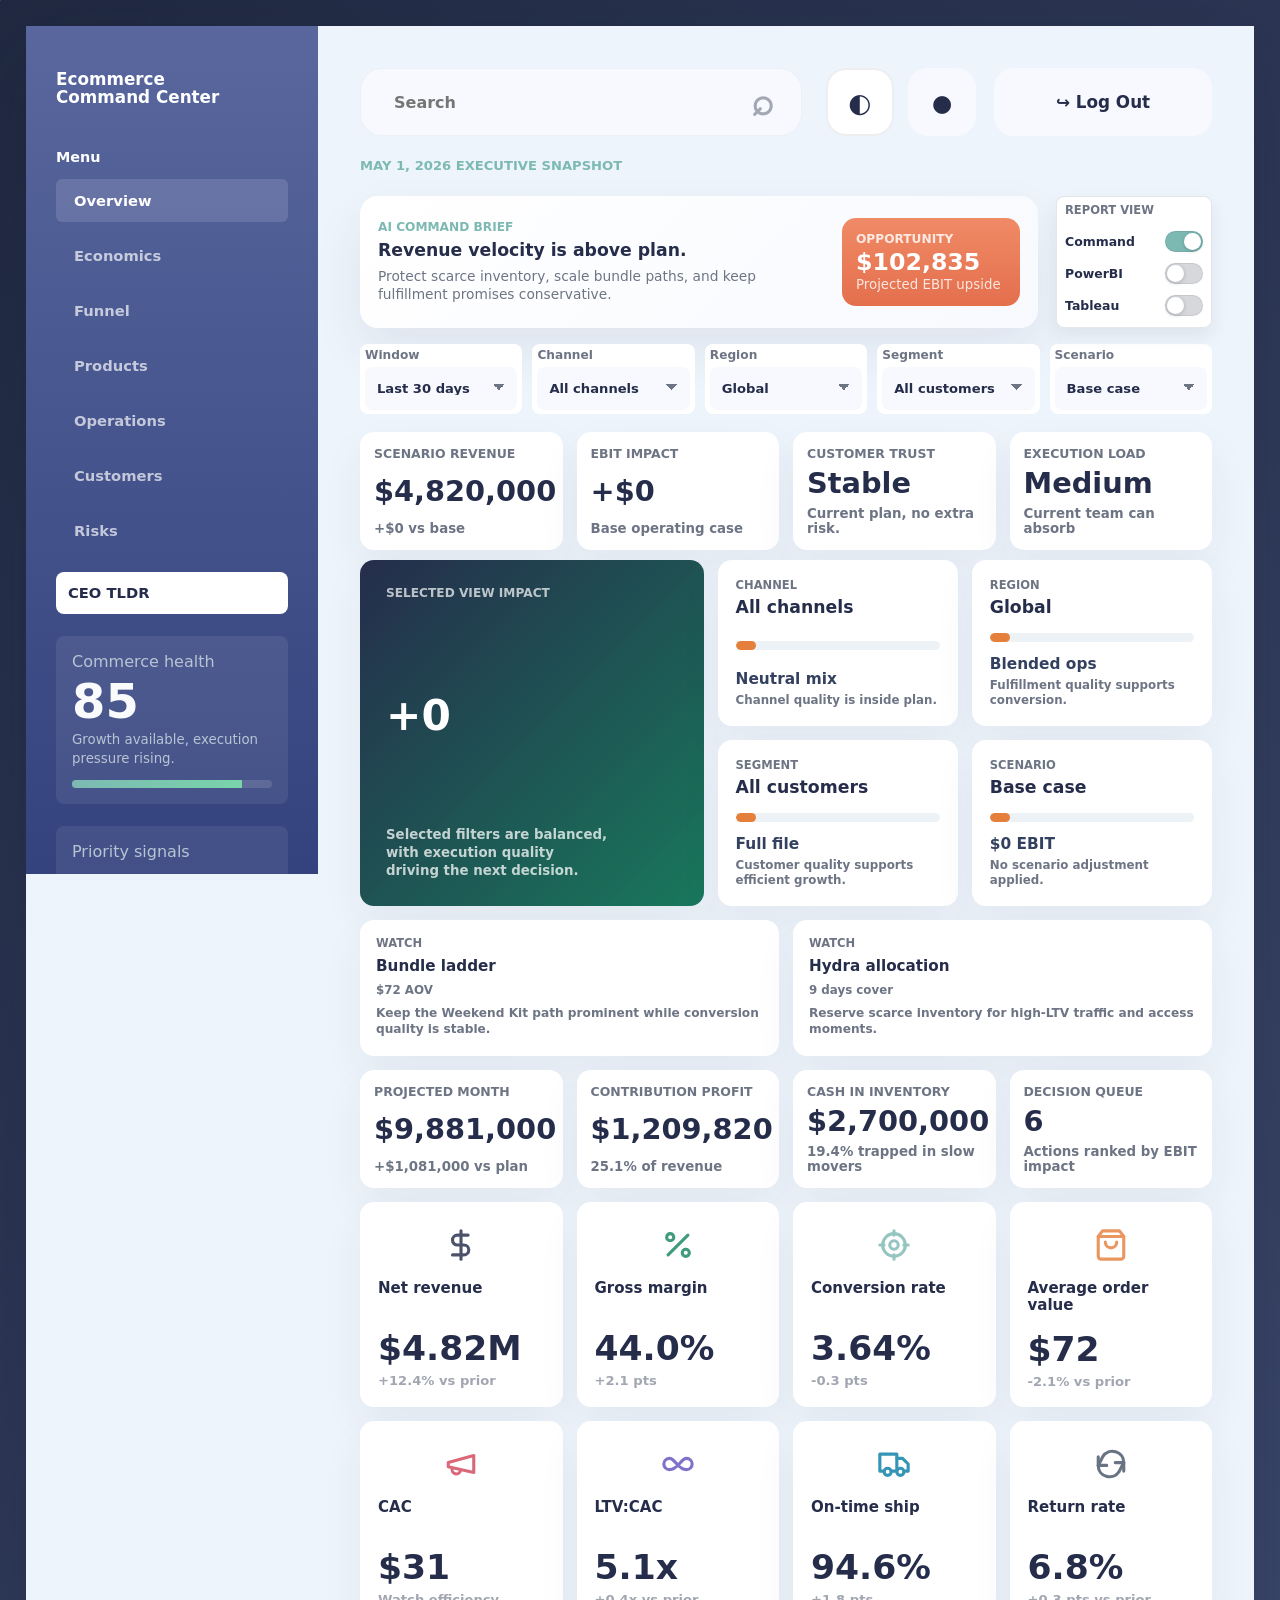
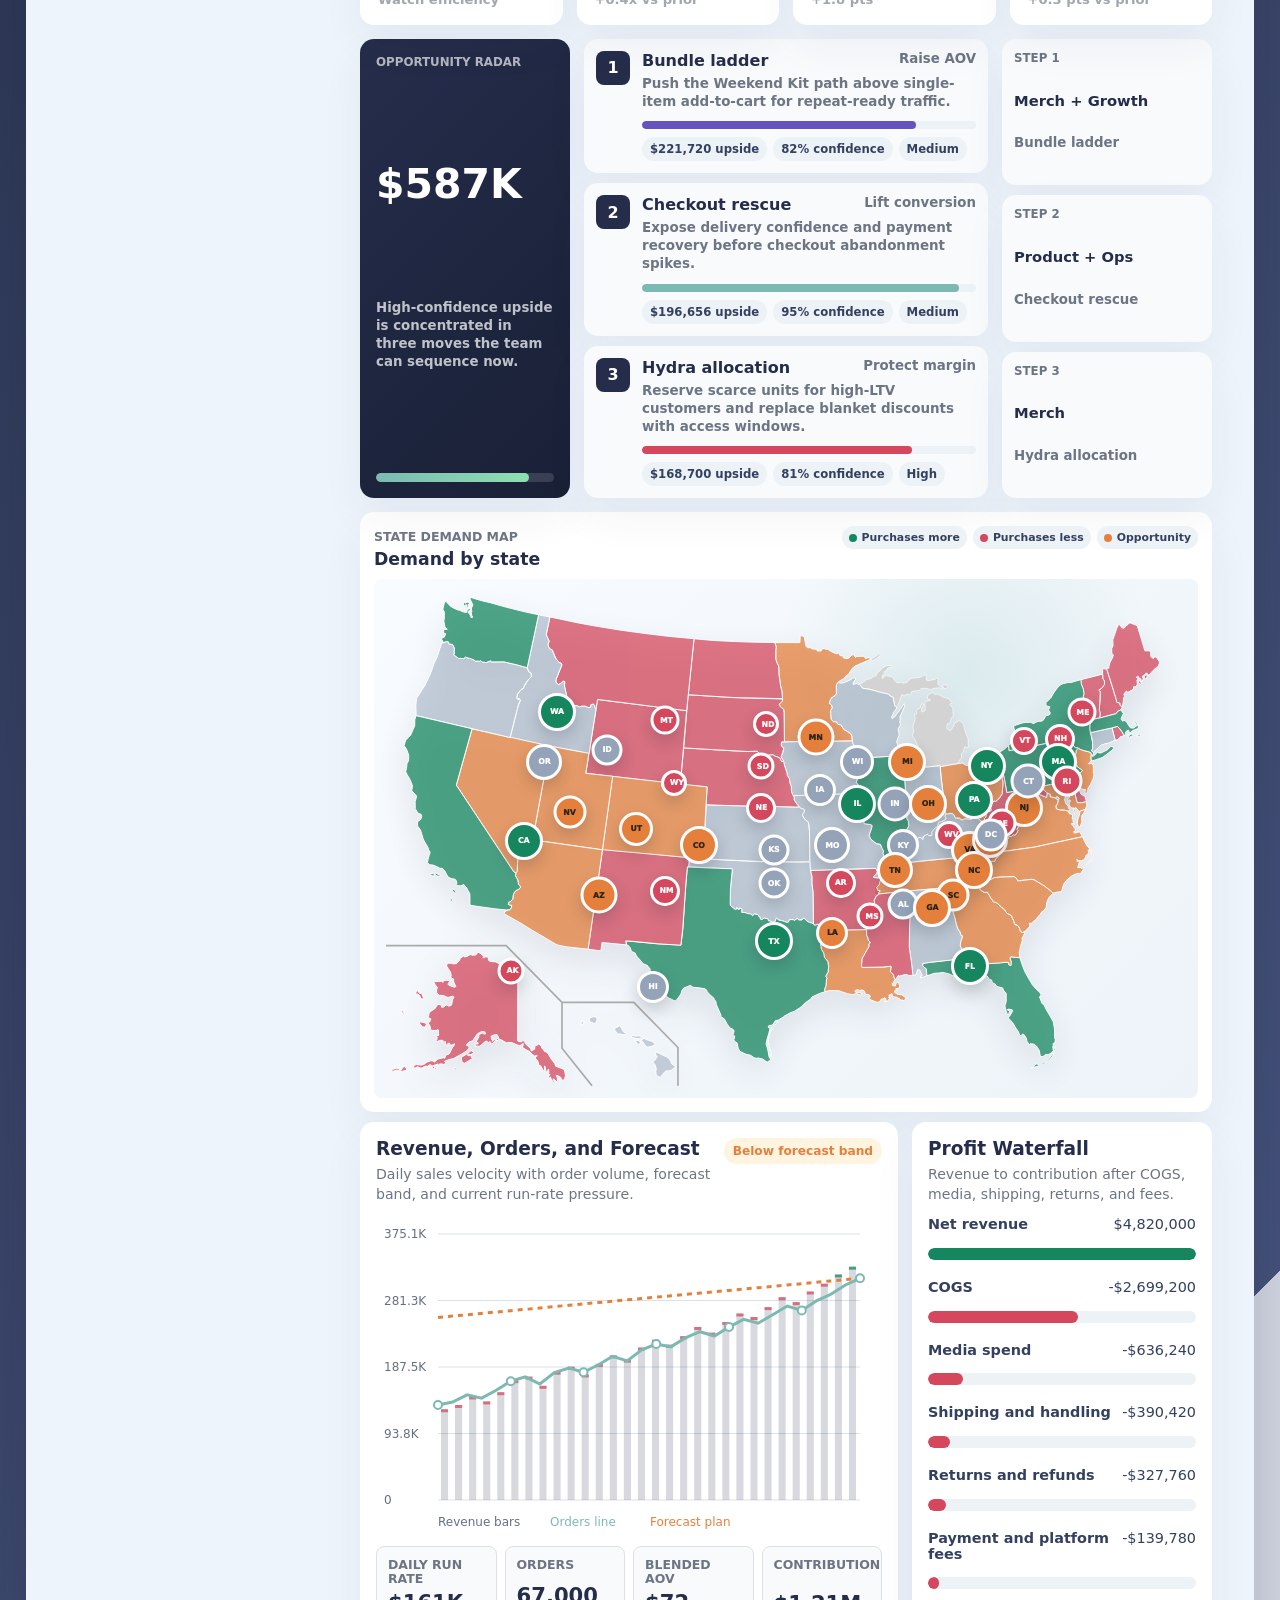
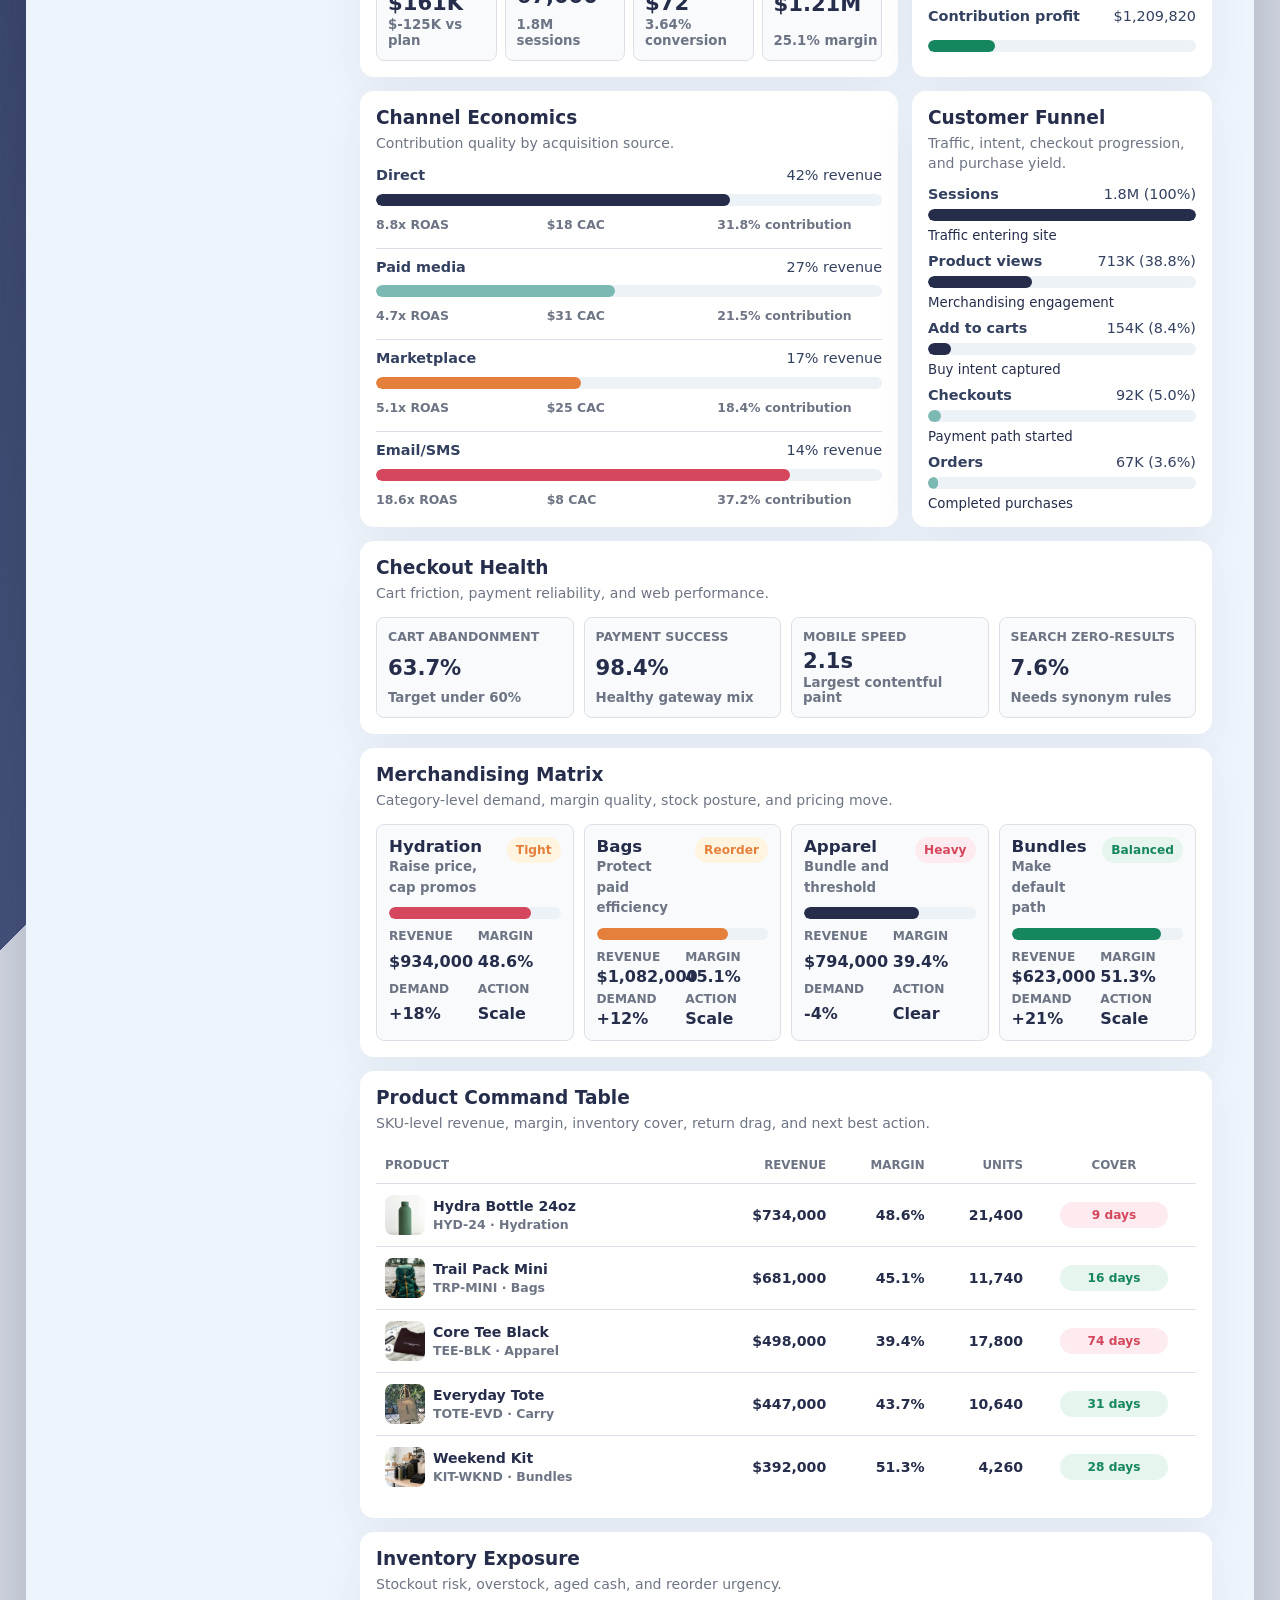
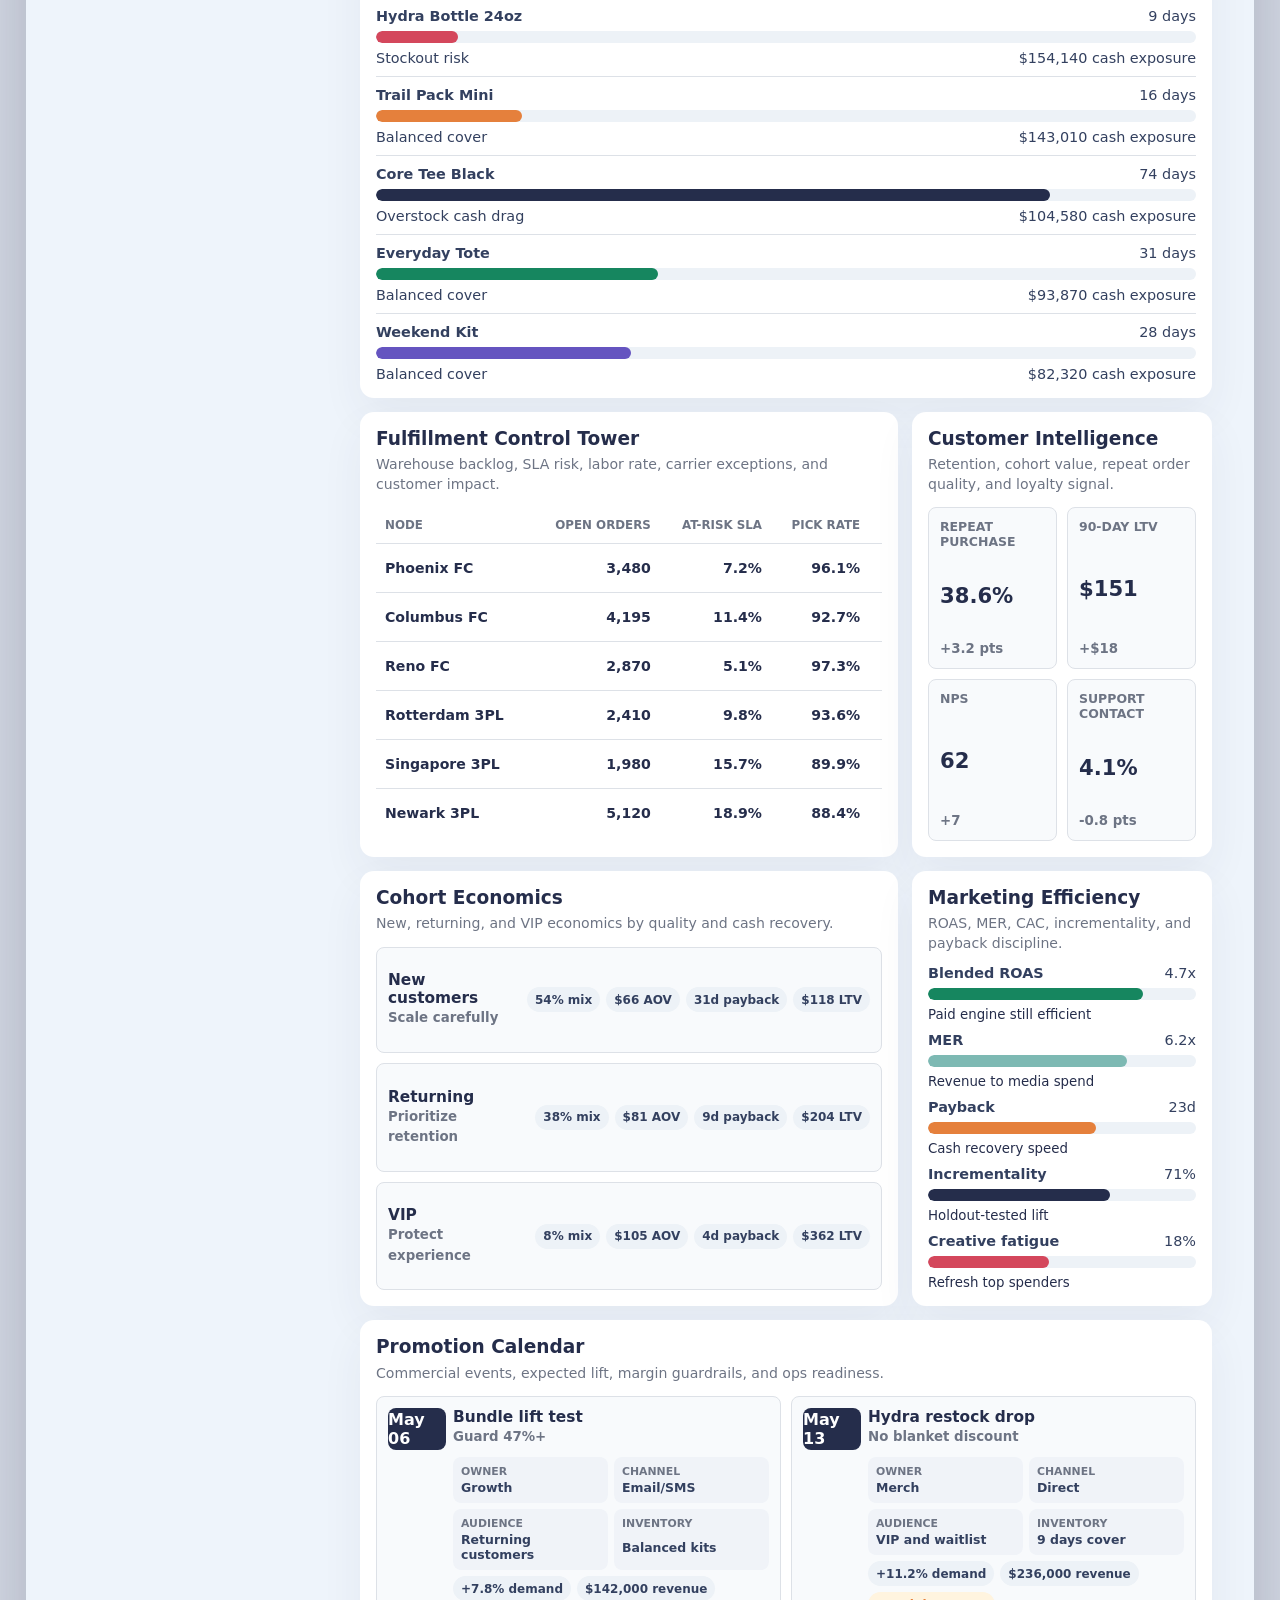
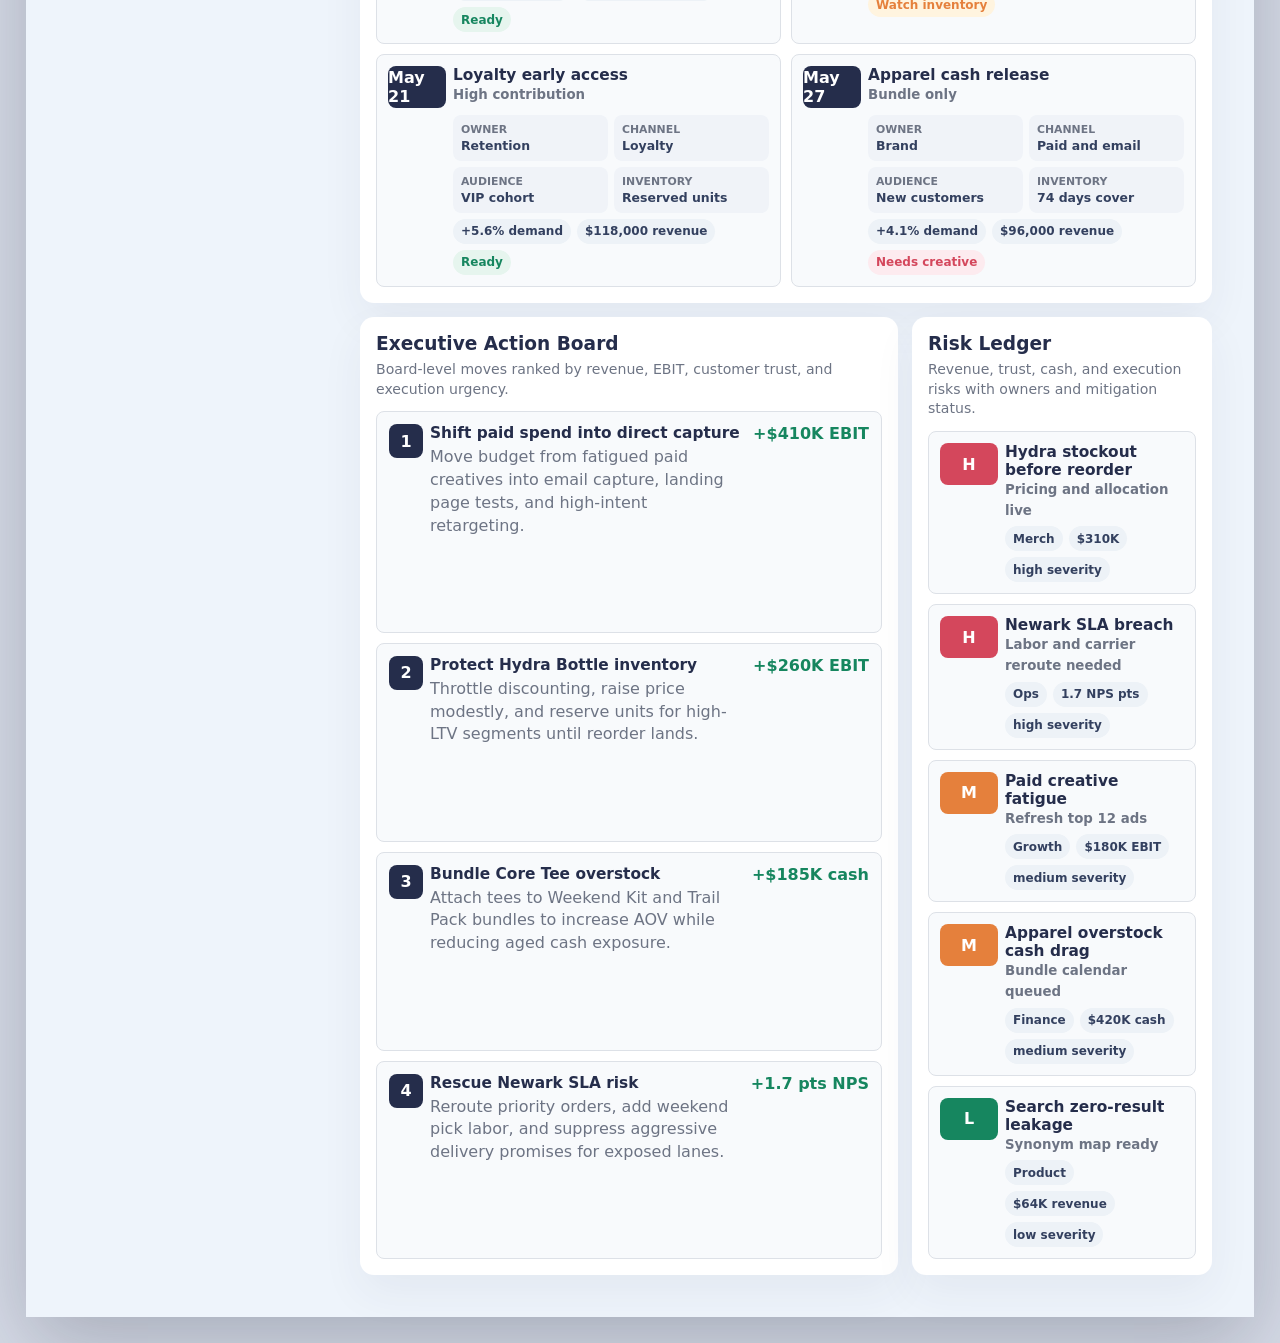
<file: index.html>
<!doctype html>
<html lang="en">
  <head>
    <meta charset="UTF-8" />
    <meta name="viewport" content="width=device-width, initial-scale=1.0" />
    <title>Ecommerce Command Center</title>
    <link rel="stylesheet" href="./styles.css" />
  </head>
  <body data-skin="command">
    <div class="app-shell">
      <aside class="sidebar" aria-label="Dashboard navigation">
        <div class="brand">
          <span class="brand-mark" aria-hidden="true">EC</span>
          <div>
            <strong>Ecommerce Command Center</strong>
            <span>Boardroom operating system</span>
          </div>
        </div>

        <nav class="nav-list">
          <a class="active" href="#overview">Overview</a>
          <a href="#economics">Economics</a>
          <a href="#funnel">Funnel</a>
          <a href="#products">Products</a>
          <a href="#operations">Operations</a>
          <a href="#customers">Customers</a>
          <a href="#risks">Risks</a>
          <button class="menu-report-button" id="generate-report-button" type="button">CEO TLDR</button>
        </nav>

        <section class="side-score" aria-label="Commerce health score">
          <span>Commerce health</span>
          <strong id="health-score">91</strong>
          <small id="health-copy">Growth strong, fulfillment pressure contained.</small>
          <div class="mini-progress" aria-hidden="true"><span id="health-fill"></span></div>
        </section>

        <section class="sidebar-panel" aria-label="Priority signals">
          <span>Priority signals</span>
          <ul id="signal-list"></ul>
        </section>
      </aside>

      <main class="dashboard">
        <section class="utility-bar" aria-label="Dashboard utilities">
          <label class="search-box">
            <span class="visually-hidden">Search</span>
            <input type="search" placeholder="Search" />
          </label>
          <div class="utility-actions" aria-label="Quick actions">
            <div class="theme-toggle" role="group" aria-label="Theme mode">
              <button class="active" type="button" data-theme-option="light" aria-label="Use light mode" aria-pressed="true">◐</button>
              <button type="button" data-theme-option="dark" aria-label="Use dark mode" aria-pressed="false">●</button>
            </div>
            <button type="button" aria-label="Log out">↪ Log Out</button>
          </div>
        </section>
        <header class="topbar">
          <div>
            <p class="eyebrow">May 1, 2026 executive snapshot</p>
            <h1>Ecommerce Command Center</h1>
            <p class="page-copy">
              Revenue, margin, acquisition, inventory, fulfillment, customer quality, and web performance in one
              decision-grade view.
            </p>
          </div>
          <section class="command-brief" aria-label="Executive command brief">
            <div class="brief-main">
              <span>AI Command Brief</span>
              <strong id="brief-headline">Revenue velocity is above plan.</strong>
              <p id="brief-copy">Protect scarce inventory, scale bundle paths, and keep fulfillment promises conservative.</p>
            </div>
            <div class="brief-score">
              <span>Opportunity</span>
              <strong id="brief-opportunity">$410K</strong>
              <small>Projected EBIT upside</small>
            </div>
            <div class="brief-pulse" aria-hidden="true">
              <i style="height: 42%"></i>
              <i style="height: 58%"></i>
              <i style="height: 48%"></i>
              <i style="height: 72%"></i>
              <i style="height: 64%"></i>
              <i style="height: 88%"></i>
              <i style="height: 76%"></i>
            </div>
          </section>
          <section class="hero-carousel" aria-label="Ecommerce command highlights">
            <div class="carousel-viewport">
              <article class="carousel-slide active">
                <img src="./performance-redesign/assets/operations-hero.png" alt="Operations planning desk with ecommerce products" />
                <div>
                  <span>Ops signal</span>
                  <strong>Fulfillment pressure mapped to revenue risk.</strong>
                </div>
              </article>
              <article class="carousel-slide">
                <img src="./performance-redesign/assets/product-bottle.jpg" alt="Green reusable bottle product hero" />
                <div>
                  <span>Inventory signal</span>
                  <strong>Hydra scarcity protected by price and allocation.</strong>
                </div>
              </article>
              <article class="carousel-slide">
                <img src="./performance-redesign/assets/product-backpack.jpg" alt="Green backpack product hero" />
                <div>
                  <span>Growth signal</span>
                  <strong>Best sellers linked to margin and channel quality.</strong>
                </div>
              </article>
            </div>
            <div class="carousel-dots" aria-label="Carousel slides">
              <button class="active" type="button" data-carousel-dot="0" aria-label="Show operations highlight"></button>
              <button type="button" data-carousel-dot="1" aria-label="Show inventory highlight"></button>
              <button type="button" data-carousel-dot="2" aria-label="Show growth highlight"></button>
            </div>
          </section>
          <div class="topbar-controls">
            <div class="skin-toggle" role="group" aria-label="Dashboard skin">
              <div class="skin-options">
                <strong>Report View</strong>
                <button class="active" type="button" data-skin-option="command" aria-pressed="true">
                  <span>Command</span>
                  <i aria-hidden="true"></i>
                </button>
                <button type="button" data-skin-option="powerbi" aria-pressed="false">
                  <span>PowerBI</span>
                  <i aria-hidden="true"></i>
                </button>
                <button type="button" data-skin-option="tableau" aria-pressed="false">
                  <span>Tableau</span>
                  <i aria-hidden="true"></i>
                </button>
              </div>
            </div>
            <section class="filters" aria-label="Dashboard filters">
              <label>
                Window
                <select id="range-filter">
                  <option value="30">Last 30 days</option>
                  <option value="14">Last 14 days</option>
                  <option value="7">Last 7 days</option>
                </select>
              </label>
              <label>
                Channel
                <select id="channel-filter">
                  <option value="all">All channels</option>
                  <option value="direct">Direct</option>
                  <option value="paid">Paid media</option>
                  <option value="marketplace">Marketplace</option>
                  <option value="email">Email/SMS</option>
                </select>
              </label>
              <label>
                Region
                <select id="region-filter">
                  <option value="all">Global</option>
                  <option value="na">North America</option>
                  <option value="eu">Europe</option>
                  <option value="apac">APAC</option>
                </select>
              </label>
              <label>
                Segment
                <select id="segment-filter">
                  <option value="all">All customers</option>
                  <option value="new">New customers</option>
                  <option value="returning">Returning customers</option>
                  <option value="vip">VIP cohort</option>
                </select>
              </label>
              <label>
                Scenario
                <select id="scenario-filter">
                  <option value="base">Base case</option>
                  <option value="growth">Growth push</option>
                  <option value="profit">Profit mode</option>
                  <option value="risk">Risk-off</option>
                </select>
              </label>
            </section>
          </div>
        </header>

        <section class="scenario-strip" aria-label="Scenario impact">
          <article>
            <span>Scenario revenue</span>
            <strong id="scenario-revenue">$4.82M</strong>
            <small id="scenario-revenue-copy">Base operating case</small>
          </article>
          <article>
            <span>EBIT impact</span>
            <strong id="scenario-ebit">$0</strong>
            <small id="scenario-ebit-copy">No scenario adjustment</small>
          </article>
          <article>
            <span>Customer trust</span>
            <strong id="scenario-trust">Stable</strong>
            <small id="scenario-trust-copy">Promise quality protected</small>
          </article>
          <article>
            <span>Execution load</span>
            <strong id="scenario-load">Medium</strong>
            <small id="scenario-load-copy">Current team can absorb</small>
          </article>
        </section>

        <section class="impact-decomposition" aria-label="Selected view impact">
          <article class="impact-summary">
            <span>Selected view impact</span>
            <strong id="impact-score">+0</strong>
            <small id="impact-summary-copy">Filters are translating cleanly into the operating model.</small>
          </article>
          <div class="impact-driver-grid" id="impact-driver-grid"></div>
          <div class="impact-watchlist" id="impact-watchlist"></div>
        </section>

        <section class="briefing-strip" aria-label="Executive briefing">
          <article>
            <span>Projected month</span>
            <strong id="month-projection">$9.9M</strong>
            <small id="projection-gap">+$1.1M vs plan</small>
          </article>
          <article>
            <span>Contribution profit</span>
            <strong id="contribution-profit">$1.21M</strong>
            <small id="profit-gap">25.1% of revenue</small>
          </article>
          <article>
            <span>Cash in inventory</span>
            <strong id="cash-inventory">$2.7M</strong>
            <small id="inventory-copy">19.4% trapped in slow movers</small>
          </article>
          <article>
            <span>Decision queue</span>
            <strong id="decision-count">6</strong>
            <small>Actions ranked by EBIT impact</small>
          </article>
        </section>

        <section class="summary-grid" aria-label="Top KPIs">
          <article class="kpi-card accent-blue">
            <span class="kpi-label">Net revenue</span>
            <strong id="revenue-kpi">$4.82M</strong>
            <small id="revenue-delta" class="positive">+12.4% vs prior</small>
          </article>
          <article class="kpi-card accent-green">
            <span class="kpi-label">Gross margin</span>
            <strong id="margin-kpi">42.8%</strong>
            <small id="margin-delta" class="positive">+2.1 pts</small>
          </article>
          <article class="kpi-card accent-teal">
            <span class="kpi-label">Conversion rate</span>
            <strong id="conversion-kpi">3.64%</strong>
            <small id="conversion-delta" class="negative">-0.3 pts</small>
          </article>
          <article class="kpi-card accent-amber">
            <span class="kpi-label">Average order value</span>
            <strong id="aov-kpi">$71.90</strong>
            <small id="aov-delta" class="positive">+4.6% vs prior</small>
          </article>
          <article class="kpi-card accent-rose">
            <span class="kpi-label">CAC</span>
            <strong id="cac-kpi">$31.40</strong>
            <small id="cac-delta" class="neutral">Within target band</small>
          </article>
          <article class="kpi-card accent-indigo">
            <span class="kpi-label">LTV:CAC</span>
            <strong id="ltv-kpi">4.8x</strong>
            <small id="ltv-delta" class="positive">+0.4x vs prior</small>
          </article>
          <article class="kpi-card accent-cyan">
            <span class="kpi-label">On-time ship</span>
            <strong id="ship-kpi">94.6%</strong>
            <small id="ship-delta" class="positive">+1.8 pts</small>
          </article>
          <article class="kpi-card accent-slate">
            <span class="kpi-label">Return rate</span>
            <strong id="return-kpi">6.8%</strong>
            <small id="return-delta" class="positive">-0.9 pts vs prior</small>
          </article>
        </section>

        <section class="opportunity-radar" id="opportunity-radar" aria-label="Opportunity radar">
          <div class="radar-hero">
            <span>Opportunity radar</span>
            <strong id="radar-upside">$0</strong>
            <small id="radar-copy">Filtering the operating model for the highest-confidence next moves.</small>
            <div class="radar-score" aria-label="Opportunity confidence">
              <i id="radar-score-fill"></i>
            </div>
          </div>
          <div class="radar-map" id="radar-map"></div>
          <div class="radar-timeline" id="radar-timeline"></div>
        </section>

        <section class="state-demand-panel" aria-label="United States demand map">
          <div class="state-map-head">
            <div>
              <span class="mini-label">State demand map</span>
              <h2>Demand by state</h2>
            </div>
            <div class="state-legend" aria-label="State demand legend">
              <span><i class="legend-high"></i> Purchases more</span>
              <span><i class="legend-low"></i> Purchases less</span>
              <span><i class="legend-opportunity"></i> Opportunity</span>
            </div>
          </div>
          <div class="state-map-layout">
            <div class="state-geo-map" id="state-geo-map">
              <div class="real-us-map-frame">
                <object class="real-us-map" data="./assets/us-map.svg" type="image/svg+xml" aria-label="United States map with state boundaries">
                  United States map with state boundaries
                </object>
              </div>
            </div>
          </div>
        </section>

        <section class="content-grid">
          <article class="panel xwide" id="overview">
            <div class="panel-head">
              <div>
                <h2>Revenue, Orders, and Forecast</h2>
                <p>Daily sales velocity with order volume, forecast band, and current run-rate pressure.</p>
              </div>
              <span id="trend-status" class="status-pill">Tracking above plan</span>
            </div>
            <div class="chart-wrap">
              <canvas id="revenue-chart" height="320" aria-label="Revenue, orders, and forecast trend"></canvas>
              <div class="chart-tooltip" id="revenue-chart-tooltip" role="status" aria-live="polite"></div>
            </div>
            <div class="chart-metrics" id="chart-metrics"></div>
          </article>

          <article class="panel" id="economics">
            <div class="panel-head">
              <div>
                <h2>Profit Waterfall</h2>
                <p>Revenue to contribution after COGS, media, shipping, returns, and fees.</p>
              </div>
            </div>
            <div class="waterfall" id="profit-waterfall"></div>
          </article>

          <article class="panel">
            <div class="panel-head">
              <div>
                <h2>Channel Economics</h2>
                <p>Contribution quality by acquisition source.</p>
              </div>
            </div>
            <div class="channel-economics" id="channel-economics"></div>
          </article>

          <article class="panel" id="funnel">
            <div class="panel-head">
              <div>
                <h2>Customer Funnel</h2>
                <p>Traffic, intent, checkout progression, and purchase yield.</p>
              </div>
            </div>
            <div class="funnel-list" id="funnel-list"></div>
          </article>

          <article class="panel" id="checkout-health-panel">
            <div class="panel-head">
              <div>
                <h2>Checkout Health</h2>
                <p>Cart friction, payment reliability, and web performance.</p>
              </div>
            </div>
            <div class="diagnostic-grid" id="checkout-health"></div>
          </article>

          <article class="panel wide" id="merchandising">
            <div class="panel-head">
              <div>
                <h2>Merchandising Matrix</h2>
                <p>Category-level demand, margin quality, stock posture, and pricing move.</p>
              </div>
            </div>
            <div class="merch-grid" id="merch-grid"></div>
          </article>

          <article class="panel wide" id="products">
            <div class="panel-head">
              <div>
                <h2>Product Command Table</h2>
                <p>SKU-level revenue, margin, inventory cover, return drag, and next best action.</p>
              </div>
            </div>
            <div class="table-wrap">
              <table>
                <thead>
                  <tr>
                    <th>Product</th>
                    <th>Revenue</th>
                    <th>Margin</th>
                    <th>Units</th>
                    <th>Cover</th>
                    <th>Return</th>
                    <th>Action</th>
                  </tr>
                </thead>
                <tbody id="product-table"></tbody>
              </table>
            </div>
          </article>

          <article class="panel" id="inventory-exposure">
            <div class="panel-head">
              <div>
                <h2>Inventory Exposure</h2>
                <p>Stockout risk, overstock, aged cash, and reorder urgency.</p>
              </div>
            </div>
            <div class="inventory-list" id="inventory-list"></div>
          </article>

          <article class="panel wide" id="operations">
            <div class="panel-head">
              <div>
                <h2>Fulfillment Control Tower</h2>
                <p>Warehouse backlog, SLA risk, labor rate, carrier exceptions, and customer impact.</p>
              </div>
            </div>
            <div class="table-wrap">
              <table>
                <thead>
                  <tr>
                    <th>Node</th>
                    <th>Open orders</th>
                    <th>At-risk SLA</th>
                    <th>Pick rate</th>
                    <th>Ship cost</th>
                    <th>Carrier issues</th>
                    <th>Status</th>
                  </tr>
                </thead>
                <tbody id="warehouse-table"></tbody>
              </table>
            </div>
          </article>

          <article class="panel" id="customers">
            <div class="panel-head">
              <div>
                <h2>Customer Intelligence</h2>
                <p>Retention, cohort value, repeat order quality, and loyalty signal.</p>
              </div>
            </div>
            <div class="customer-grid" id="customer-grid"></div>
          </article>

          <article class="panel">
            <div class="panel-head">
              <div>
                <h2>Cohort Economics</h2>
                <p>New, returning, and VIP economics by quality and cash recovery.</p>
              </div>
            </div>
            <div class="cohort-list" id="cohort-list"></div>
          </article>

          <article class="panel">
            <div class="panel-head">
              <div>
                <h2>Marketing Efficiency</h2>
                <p>ROAS, MER, CAC, incrementality, and payback discipline.</p>
              </div>
            </div>
            <div class="metric-stack" id="marketing-metrics"></div>
          </article>

          <article class="panel" id="promotion-calendar-panel">
            <div class="panel-head">
              <div>
                <h2>Promotion Calendar</h2>
                <p>Commercial events, expected lift, margin guardrails, and ops readiness.</p>
              </div>
            </div>
            <div class="promo-list" id="promo-list"></div>
          </article>

          <article class="panel wide">
            <div class="panel-head">
              <div>
                <h2>Executive Action Board</h2>
                <p>Board-level moves ranked by revenue, EBIT, customer trust, and execution urgency.</p>
              </div>
            </div>
            <div class="action-board" id="action-board"></div>
          </article>

          <article class="panel wide" id="risks">
            <div class="panel-head">
              <div>
                <h2>Risk Ledger</h2>
                <p>Revenue, trust, cash, and execution risks with owners and mitigation status.</p>
              </div>
            </div>
            <div class="risk-ledger" id="risk-ledger"></div>
          </article>
        </section>
      </main>
    </div>

    <script src="./app.js"></script>
  </body>
</html>
</file>
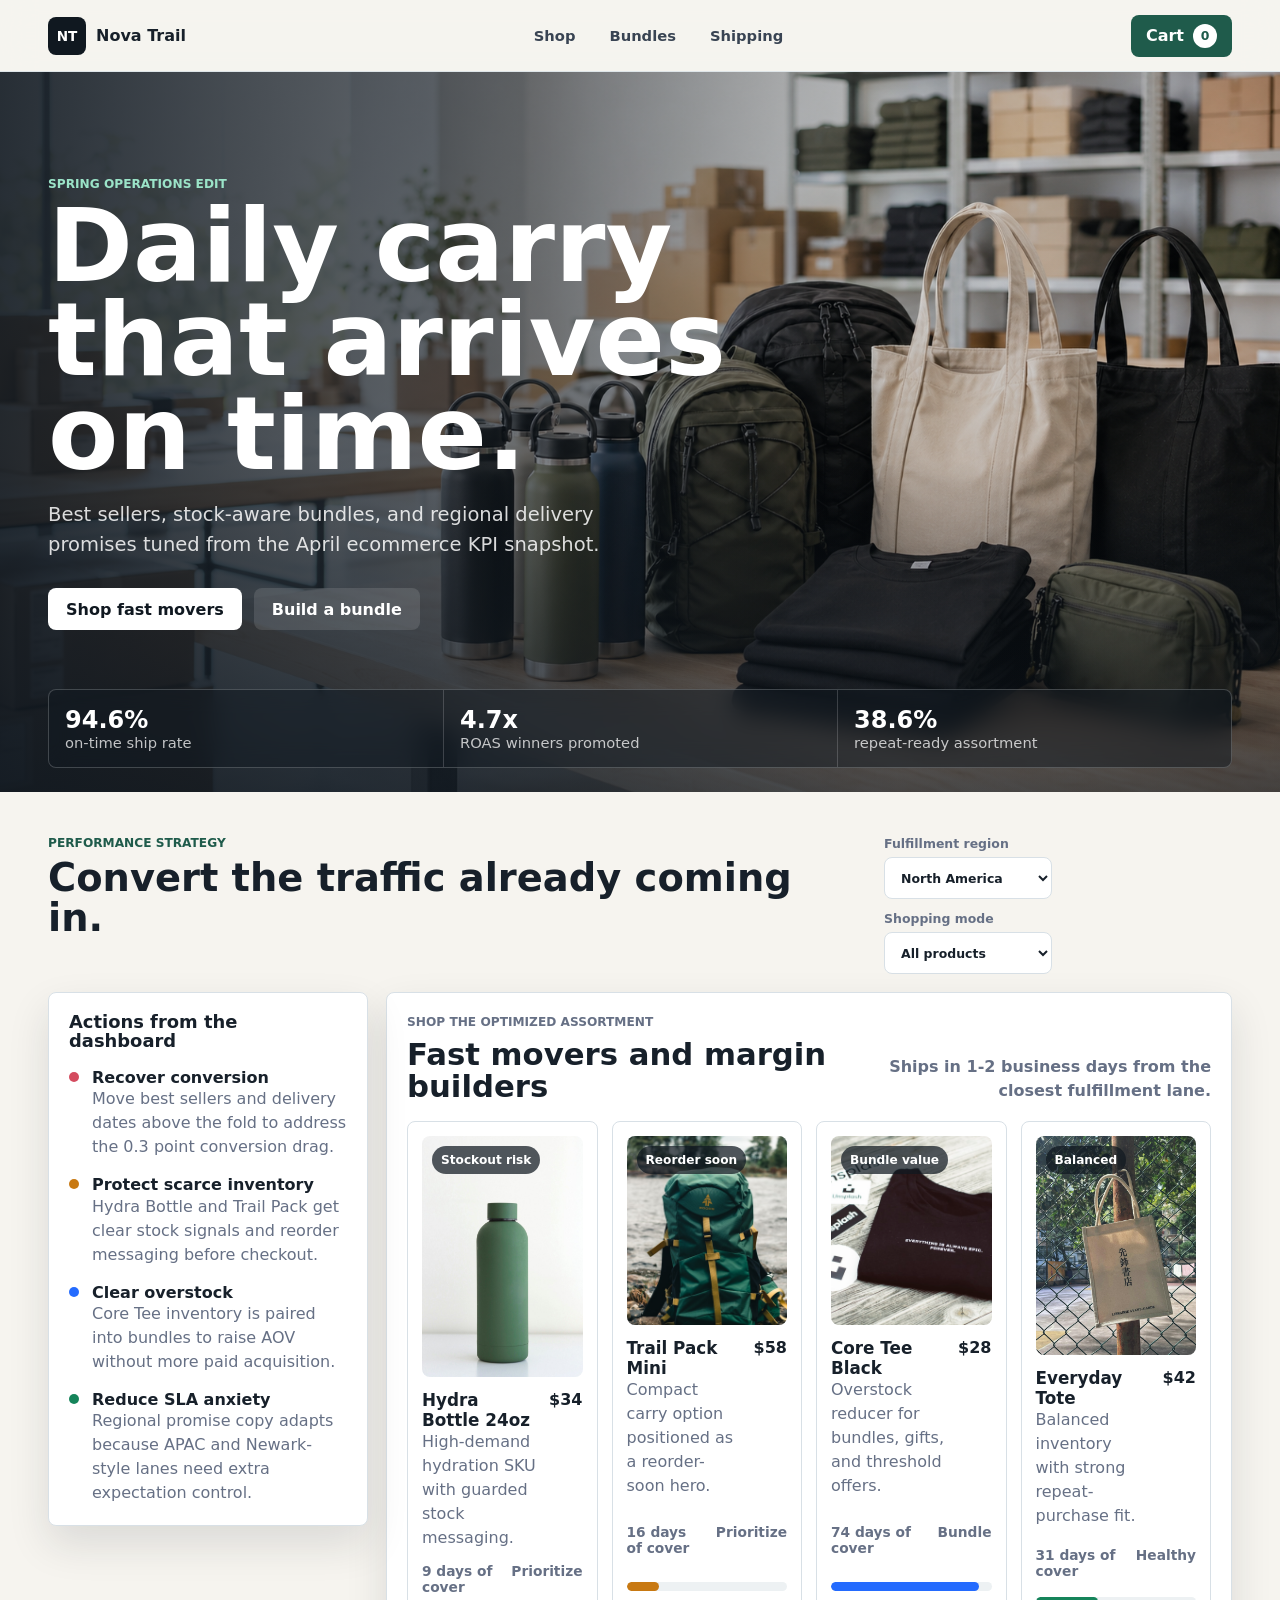
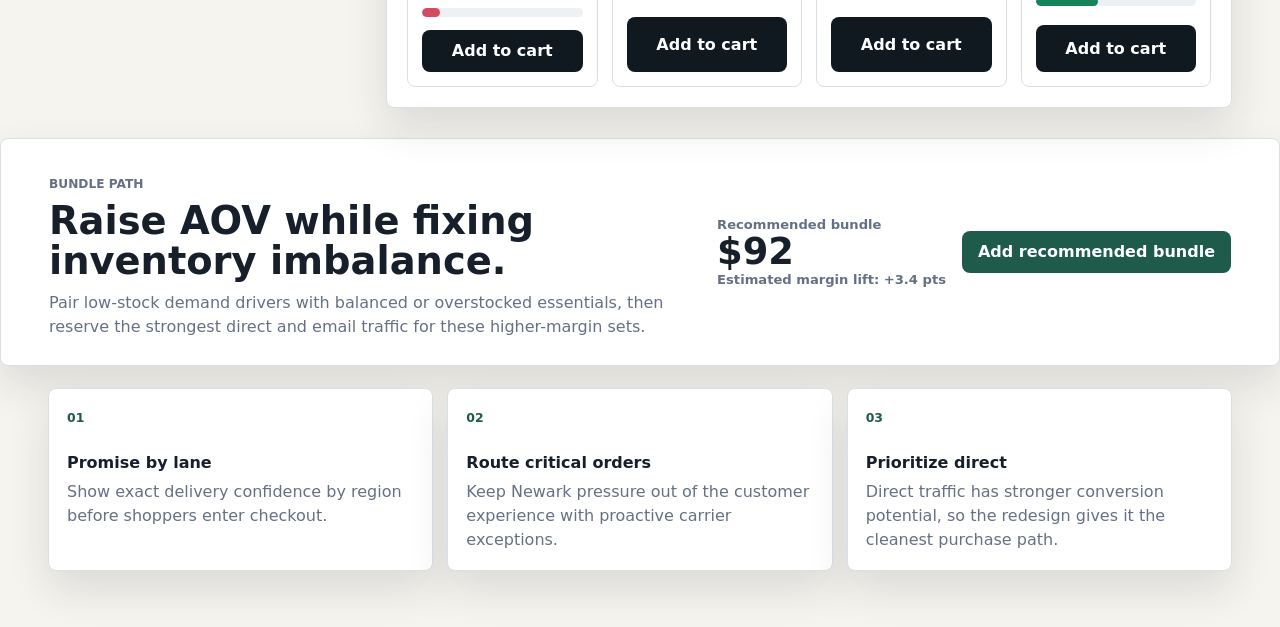
<file: performance-redesign/index.html>
<!doctype html>
<html lang="en">
  <head>
    <meta charset="UTF-8" />
    <meta name="viewport" content="width=device-width, initial-scale=1.0" />
    <title>Nova Trail Ecommerce Redesign</title>
    <link rel="stylesheet" href="./styles.css" />
  </head>
  <body>
    <header class="site-header">
      <a class="brand" href="#top" aria-label="Nova Trail home">
        <span class="brand-mark">NT</span>
        <span>Nova Trail</span>
      </a>
      <nav class="nav-links" aria-label="Primary navigation">
        <a href="#shop">Shop</a>
        <a href="#bundles">Bundles</a>
        <a href="#shipping">Shipping</a>
      </nav>
      <button class="cart-button" id="cart-button" type="button" aria-label="Open cart">
        Cart <span id="cart-count">0</span>
      </button>
    </header>

    <main id="top">
      <section class="hero">
        <div class="hero-media" aria-hidden="true"></div>
        <div class="hero-overlay"></div>
        <div class="hero-content">
          <p class="eyebrow">Spring operations edit</p>
          <h1>Daily carry that arrives on time.</h1>
          <p class="hero-copy">
            Best sellers, stock-aware bundles, and regional delivery promises tuned from the April ecommerce KPI snapshot.
          </p>
          <div class="hero-actions">
            <a class="primary-link" href="#shop">Shop fast movers</a>
            <a class="secondary-link" href="#bundles">Build a bundle</a>
          </div>
        </div>
        <div class="hero-strip" aria-label="Store promises">
          <span><strong>94.6%</strong> on-time ship rate</span>
          <span><strong>4.7x</strong> ROAS winners promoted</span>
          <span><strong>38.6%</strong> repeat-ready assortment</span>
        </div>
      </section>

      <section class="store-tools" aria-label="Shopping preferences">
        <div>
          <p class="eyebrow">Performance strategy</p>
          <h2>Convert the traffic already coming in.</h2>
        </div>
        <div class="tool-controls">
          <label>
            Fulfillment region
            <select id="region-select">
              <option value="na">North America</option>
              <option value="eu">Europe</option>
              <option value="apac">APAC</option>
            </select>
          </label>
          <label>
            Shopping mode
            <select id="mode-select">
              <option value="all">All products</option>
              <option value="fast">Fast movers</option>
              <option value="bundle">Bundle value</option>
              <option value="risk">Low stock</option>
            </select>
          </label>
        </div>
      </section>

      <section class="shop-layout" id="shop">
        <aside class="strategy-panel" aria-label="Recommended actions">
          <h2>Actions from the dashboard</h2>
          <div class="action-list">
            <article>
              <span class="dot rose"></span>
              <div>
                <h3>Recover conversion</h3>
                <p>Move best sellers and delivery dates above the fold to address the 0.3 point conversion drag.</p>
              </div>
            </article>
            <article>
              <span class="dot amber"></span>
              <div>
                <h3>Protect scarce inventory</h3>
                <p>Hydra Bottle and Trail Pack get clear stock signals and reorder messaging before checkout.</p>
              </div>
            </article>
            <article>
              <span class="dot blue"></span>
              <div>
                <h3>Clear overstock</h3>
                <p>Core Tee inventory is paired into bundles to raise AOV without more paid acquisition.</p>
              </div>
            </article>
            <article>
              <span class="dot green"></span>
              <div>
                <h3>Reduce SLA anxiety</h3>
                <p>Regional promise copy adapts because APAC and Newark-style lanes need extra expectation control.</p>
              </div>
            </article>
          </div>
        </aside>

        <section class="product-section" aria-label="Products">
          <div class="section-head">
            <div>
              <p class="eyebrow">Shop the optimized assortment</p>
              <h2 id="product-heading">Fast movers and margin builders</h2>
            </div>
            <p id="delivery-promise" class="delivery-promise">Ships in 1-2 business days from the closest fulfillment lane.</p>
          </div>
          <div class="product-grid" id="product-grid"></div>
        </section>
      </section>

      <section class="bundle-band" id="bundles">
        <div>
          <p class="eyebrow">Bundle path</p>
          <h2>Raise AOV while fixing inventory imbalance.</h2>
          <p>
            Pair low-stock demand drivers with balanced or overstocked essentials, then reserve the strongest direct and email
            traffic for these higher-margin sets.
          </p>
        </div>
        <div class="bundle-builder">
          <div class="bundle-total">
            <span>Recommended bundle</span>
            <strong>$92</strong>
            <small>Estimated margin lift: +3.4 pts</small>
          </div>
          <button type="button" id="bundle-button">Add recommended bundle</button>
        </div>
      </section>

      <section class="shipping-band" id="shipping">
        <article>
          <span>01</span>
          <h3>Promise by lane</h3>
          <p>Show exact delivery confidence by region before shoppers enter checkout.</p>
        </article>
        <article>
          <span>02</span>
          <h3>Route critical orders</h3>
          <p>Keep Newark pressure out of the customer experience with proactive carrier exceptions.</p>
        </article>
        <article>
          <span>03</span>
          <h3>Prioritize direct</h3>
          <p>Direct traffic has stronger conversion potential, so the redesign gives it the cleanest purchase path.</p>
        </article>
      </section>
    </main>

    <aside class="cart-drawer" id="cart-drawer" aria-live="polite" aria-label="Cart summary">
      <div class="cart-head">
        <strong>Cart</strong>
        <button type="button" id="close-cart" aria-label="Close cart">Close</button>
      </div>
      <div id="cart-items" class="cart-items">
        <p>Your cart is empty.</p>
      </div>
      <div class="cart-footer">
        <span>Subtotal</span>
        <strong id="cart-total">$0</strong>
      </div>
    </aside>

    <script src="./app.js"></script>
  </body>
</html>
</file>
<file: styles.css>
:root {
  color-scheme: light;
  --ink: #252d4b;
  --ink-2: #33405f;
  --muted: #6d7484;
  --soft: #8a94a6;
  --line: #dde1e7;
  --line-strong: #c6ccd6;
  --panel: #ffffff;
  --page: #eef0f3;
  --nav: #252d4b;
  --nav-2: #1d243c;
  --blue: #252d4b;
  --teal: #7db9b3;
  --green: #16865f;
  --amber: #e5803c;
  --rose: #d4475c;
  --indigo: #6554c0;
  --cyan: #087ea4;
  --slate: #475569;
  --shadow: 0 22px 54px rgba(20, 25, 42, 0.13);
  --tight-shadow: 0 12px 28px rgba(20, 25, 42, 0.1);
  --select-bg: #ffffff;
  --card-bg: rgba(255, 255, 255, 0.78);
  --subcard-bg: #f8fafc;
  --track: #edf2f7;
  --nav-text: #c9d3e1;
  --nav-active: rgba(255, 255, 255, 0.1);
  font-family: Inter, ui-sans-serif, system-ui, -apple-system, BlinkMacSystemFont, "Segoe UI", sans-serif;
}

*,
*::before,
*::after {
  box-sizing: border-box;
}

html {
  overflow-x: hidden;
}

body[data-skin="powerbi"] {
  --ink: #1f1f1f;
  --ink-2: #2f2f2f;
  --muted: #5f6368;
  --line: #d4d4d4;
  --line-strong: #bdbdbd;
  --panel: #ffffff;
  --page: #f3f2f1;
  --nav: #201f1e;
  --nav-2: #323130;
  --blue: #118dff;
  --teal: #00b7c3;
  --green: #107c41;
  --amber: #f2c811;
  --rose: #d13438;
  --indigo: #5c2d91;
  --cyan: #0078d4;
  --slate: #605e5c;
  --shadow: 0 8px 22px rgba(32, 31, 30, 0.11);
  --tight-shadow: 0 4px 12px rgba(32, 31, 30, 0.08);
  --card-bg: #ffffff;
  --subcard-bg: #fafafa;
  --track: #eeeeee;
  --nav-active: rgba(242, 200, 17, 0.18);
}

body[data-skin="tableau"] {
  --ink: #1f2933;
  --ink-2: #344054;
  --muted: #697586;
  --line: #d6dce5;
  --line-strong: #b9c4d0;
  --panel: #ffffff;
  --page: #f7f8fa;
  --nav: #243746;
  --nav-2: #324a5f;
  --blue: #4e79a7;
  --teal: #76b7b2;
  --green: #59a14f;
  --amber: #f28e2b;
  --rose: #e15759;
  --indigo: #b07aa1;
  --cyan: #9c755f;
  --slate: #79706e;
  --shadow: 0 10px 28px rgba(36, 55, 70, 0.1);
  --tight-shadow: 0 6px 16px rgba(36, 55, 70, 0.08);
  --card-bg: #ffffff;
  --subcard-bg: #fbfbfc;
  --track: #edf0f4;
  --nav-active: rgba(255, 255, 255, 0.14);
}

body[data-skin="powerbi"] .brand-mark {
  color: #201f1e;
  background: var(--amber);
}

body[data-skin="powerbi"] {
  background: #f3f2f1;
}

body[data-skin="powerbi"] .app-shell {
  grid-template-columns: 244px minmax(0, 1fr);
}

body[data-skin="powerbi"] .sidebar {
  padding: 18px 14px;
  background: linear-gradient(180deg, #201f1e, #2b2a29);
}

body[data-skin="powerbi"] .brand {
  padding-bottom: 14px;
  margin-bottom: 18px;
  border-bottom: 1px solid rgba(255, 255, 255, 0.16);
}

body[data-skin="powerbi"] .nav-list {
  gap: 3px;
}

body[data-skin="powerbi"] .nav-list a,
body[data-skin="powerbi"] .menu-report-button,
body[data-skin="powerbi"] .side-score,
body[data-skin="powerbi"] .sidebar-panel,
body[data-skin="powerbi"] .scenario-strip article,
body[data-skin="powerbi"] .impact-summary,
body[data-skin="powerbi"] .impact-driver,
body[data-skin="powerbi"] .impact-watch-item,
body[data-skin="powerbi"] .briefing-strip article,
body[data-skin="powerbi"] .kpi-card,
body[data-skin="powerbi"] .panel,
body[data-skin="powerbi"] .chart-metrics article,
body[data-skin="powerbi"] .diagnostic-card,
body[data-skin="powerbi"] .customer-card,
body[data-skin="powerbi"] .merch-card,
body[data-skin="powerbi"] .cohort-row,
body[data-skin="powerbi"] .promo-item,
body[data-skin="powerbi"] .risk-item,
body[data-skin="powerbi"] .action-item {
  border-radius: 2px;
}

body[data-skin="powerbi"] .nav-list a.active {
  color: #201f1e;
  background: var(--amber);
}

body[data-skin="powerbi"] .menu-report-button {
  color: #201f1e;
  background: var(--amber);
}

body[data-skin="powerbi"] .dashboard {
  padding: 20px;
  background:
    linear-gradient(#e5e5e5 1px, transparent 1px),
    linear-gradient(90deg, #e5e5e5 1px, transparent 1px),
    #f3f2f1;
  background-size: 24px 24px;
}

body[data-skin="powerbi"] .topbar {
  display: grid;
  grid-template-columns: minmax(0, 1fr) minmax(260px, 420px) auto;
  align-items: start;
  gap: 14px;
  padding: 16px;
  border: 1px solid var(--line);
  border-left: 8px solid var(--amber);
  background: #ffffff;
  box-shadow: var(--tight-shadow);
}

body[data-skin="powerbi"] h1 {
  font-size: clamp(2rem, 3vw, 3.1rem);
  line-height: 1;
}

body[data-skin="powerbi"] .page-copy {
  max-width: none;
  margin-top: 7px;
}

body[data-skin="powerbi"] .hero-carousel,
body[data-skin="powerbi"] .carousel-viewport,
body[data-skin="powerbi"] .carousel-slide {
  border-radius: 2px;
}

body[data-skin="powerbi"] .filters {
  grid-template-columns: repeat(5, minmax(132px, 1fr));
  max-width: none;
  justify-content: stretch;
  grid-column: 1 / -1;
  width: 100%;
}

body[data-skin="powerbi"] label {
  min-width: 0;
  padding: 8px;
  border: 1px solid var(--line);
  background: #ffffff;
}

body[data-skin="powerbi"] .skin-toggle {
  justify-self: end;
  grid-column: 3;
  grid-row: 1;
}

body[data-skin="powerbi"] .topbar-controls {
  display: contents;
}

body[data-skin="powerbi"] .skin-options button.active i {
  color: #201f1e;
  background: var(--amber);
}

body[data-skin="powerbi"] select {
  width: 100%;
  border-radius: 2px;
  border-color: #bdbdbd;
  background-color: #ffffff;
}

body[data-skin="powerbi"] .scenario-strip,
body[data-skin="powerbi"] .impact-decomposition,
body[data-skin="powerbi"] .briefing-strip,
body[data-skin="powerbi"] .summary-grid,
body[data-skin="powerbi"] .content-grid {
  gap: 10px;
}

body[data-skin="powerbi"] .kpi-card::before {
  width: 6px;
}

body[data-skin="powerbi"] .panel {
  border-top: 3px solid var(--amber);
  box-shadow: none;
}

body[data-skin="powerbi"] .panel-head {
  min-height: 52px;
  padding-bottom: 10px;
  border-bottom: 1px solid var(--line);
}

body[data-skin="powerbi"] .status-pill,
body[data-skin="powerbi"] .badge {
  border-radius: 2px;
}

body[data-skin="powerbi"] .bar-track,
body[data-skin="powerbi"] .bar-fill {
  border-radius: 0;
}

body[data-skin="tableau"] .brand-mark {
  color: #ffffff;
  background: var(--blue);
}

body[data-skin="tableau"] {
  background:
    linear-gradient(180deg, #ffffff 0, #ffffff 118px, var(--page) 118px),
    var(--page);
}

body[data-skin="tableau"] .app-shell {
  grid-template-columns: 1fr;
}

body[data-skin="tableau"] .sidebar {
  position: sticky;
  top: 0;
  z-index: 20;
  height: auto;
  display: grid;
  grid-template-columns: minmax(0, 1fr) auto;
  grid-template-areas:
    "brand score"
    "nav nav";
  align-items: center;
  gap: 8px 18px;
  padding: 10px 28px;
  color: var(--ink);
  background: rgba(255, 255, 255, 0.95);
  border-bottom: 1px solid var(--line);
  box-shadow: 0 4px 18px rgba(36, 55, 70, 0.06);
  backdrop-filter: blur(14px);
}

body[data-skin="tableau"] .brand {
  grid-area: brand;
  margin: 0;
  min-width: 0;
}

body[data-skin="tableau"] .brand span {
  color: var(--muted);
}

body[data-skin="tableau"] .brand strong {
  color: var(--ink);
}

body[data-skin="tableau"] .nav-list {
  grid-area: nav;
  display: flex;
  align-items: center;
  justify-content: flex-start;
  gap: 8px;
  min-width: 0;
  overflow-x: auto;
  padding-top: 4px;
}

body[data-skin="tableau"] .menu-report-button {
  display: inline-flex;
  align-items: center;
  justify-content: center;
  width: auto;
  min-height: 38px;
  padding: 8px 14px;
  flex: 0 0 auto;
  line-height: 1;
}

body[data-skin="tableau"] .nav-list a {
  color: var(--ink-2);
  border-radius: 0;
  border-bottom: 3px solid transparent;
  background: transparent;
}

body[data-skin="tableau"] .menu-report-button {
  color: #ffffff;
  background: var(--blue);
}

body[data-skin="tableau"] .nav-list a:hover,
body[data-skin="tableau"] .nav-list a.active {
  color: var(--blue);
  border-bottom-color: var(--blue);
  background: transparent;
}

body[data-skin="tableau"] .side-score {
  grid-area: score;
  display: grid;
  grid-template-columns: auto minmax(0, 1fr);
  align-items: center;
  justify-self: end;
  column-gap: 10px;
  row-gap: 2px;
  width: 260px;
  min-height: 58px;
  margin: 0;
  padding: 8px 12px;
  color: var(--ink);
  border-color: var(--line);
  background: #ffffff;
}

body[data-skin="tableau"] .side-score span,
body[data-skin="tableau"] .side-score small {
  color: var(--muted);
}

body[data-skin="tableau"] .side-score strong {
  display: block;
  grid-column: 1;
  grid-row: 2;
  margin: 0;
  color: var(--ink);
  font-size: 1.5rem;
}

body[data-skin="tableau"] .side-score > span {
  grid-column: 1 / -1;
  line-height: 1;
}

body[data-skin="tableau"] .side-score > small {
  grid-column: 2;
  grid-row: 2;
  min-width: 0;
  line-height: 1.15;
}

body[data-skin="tableau"] .side-score .mini-progress,
body[data-skin="tableau"] .sidebar-panel {
  display: none;
}

body[data-skin="tableau"] .dashboard {
  padding: 22px 28px 30px;
}

body[data-skin="tableau"] .topbar {
  display: grid;
  grid-template-columns: minmax(0, 1fr) minmax(280px, 460px) auto;
  align-items: start;
  gap: 18px;
  margin-bottom: 16px;
}

body[data-skin="tableau"] h1 {
  font-size: clamp(2.2rem, 3.4vw, 4rem);
}

body[data-skin="tableau"] .filters {
  grid-template-columns: repeat(5, minmax(132px, 1fr));
  max-width: none;
  justify-content: stretch;
  grid-column: 1 / -1;
  width: 100%;
  padding: 10px;
  border: 1px solid var(--line);
  border-radius: 8px;
  background: #ffffff;
  box-shadow: var(--tight-shadow);
}

body[data-skin="tableau"] .hero-carousel {
  box-shadow: none;
}

body[data-skin="tableau"] .topbar-controls {
  display: contents;
}

body[data-skin="tableau"] .skin-toggle {
  justify-self: end;
  grid-column: 3;
  grid-row: 1;
}

body[data-skin="tableau"] select {
  width: 100%;
  border-radius: 4px;
}

body[data-skin="tableau"] .kpi-card::before {
  width: 0;
}

body[data-skin="tableau"] .kpi-card {
  border-top: 4px solid var(--accent, var(--blue));
  box-shadow: none;
}

body[data-skin="tableau"] .panel {
  box-shadow: 0 1px 0 rgba(36, 55, 70, 0.08), 0 10px 22px rgba(36, 55, 70, 0.07);
  border-top: 1px solid var(--line);
}

body[data-skin="tableau"] .scenario-strip article,
body[data-skin="tableau"] .briefing-strip article {
  border-left: 4px solid var(--blue);
}

body[data-skin="tableau"] .panel-head {
  border-bottom: 1px solid var(--line);
  padding-bottom: 10px;
}

body[data-skin="tableau"] .bar-track {
  height: 10px;
}

body[data-skin="tableau"] table {
  border-collapse: separate;
  border-spacing: 0;
}

body[data-skin="tableau"] tbody tr:nth-child(even) td {
  background: #fafbfc;
}

* {
  box-sizing: border-box;
}

html {
  scroll-behavior: smooth;
}

body {
  margin: 0;
  min-width: 0;
  color: var(--ink);
  background:
    linear-gradient(180deg, rgba(255, 255, 255, 0.88), rgba(238, 243, 247, 0.96) 290px),
    var(--page);
  font-variant-numeric: tabular-nums;
}

img,
svg,
canvas {
  max-width: 100%;
}

button,
select {
  font: inherit;
}

strong,
b,
td,
th,
select,
button,
.badge,
.status-pill,
.impact,
.kpi-card small,
.briefing-strip small,
.scenario-strip small {
  font-variant-numeric: tabular-nums;
}

.app-shell {
  min-height: 100vh;
  display: grid;
  grid-template-columns: 292px minmax(0, 1fr);
}

.sidebar {
  position: sticky;
  top: 0;
  height: 100vh;
  padding: 24px 18px;
  color: #f8fafc;
  background:
    radial-gradient(circle at 20% 0%, rgba(15, 159, 143, 0.3), transparent 26%),
    linear-gradient(180deg, var(--nav), var(--nav-2));
  overflow-y: auto;
}

.brand {
  display: flex;
  align-items: center;
  gap: 12px;
  margin-bottom: 28px;
}

.brand-mark {
  display: grid;
  place-items: center;
  width: 44px;
  height: 44px;
  border-radius: 8px;
  font-weight: 900;
  background: #f8fafc;
  color: var(--nav);
}

.brand strong,
.brand span {
  display: block;
}

.brand span {
  margin-top: 3px;
  color: #aeb8c7;
  font-size: 0.82rem;
}

.nav-list {
  display: grid;
  gap: 7px;
}

.nav-list a {
  color: var(--nav-text);
  text-decoration: none;
  padding: 11px 12px;
  border-radius: 8px;
  font-size: 0.92rem;
  font-weight: 800;
}

.menu-report-button {
  width: 100%;
  min-height: 42px;
  padding: 11px 12px;
  border: 0;
  border-radius: 8px;
  color: #ffffff;
  background: rgba(255, 255, 255, 0.13);
  cursor: pointer;
  font-size: 0.92rem;
  font-weight: 900;
  text-align: left;
}

.nav-list a:hover,
.nav-list a.active,
.menu-report-button:hover,
.menu-report-button:focus-visible {
  color: #ffffff;
  background: var(--nav-active);
}

.menu-report-button:focus-visible {
  outline: 3px solid rgba(255, 255, 255, 0.22);
  outline-offset: 2px;
}

.side-score,
.sidebar-panel {
  margin-top: 22px;
  padding: 16px;
  border: 1px solid rgba(255, 255, 255, 0.14);
  border-radius: 8px;
  background: rgba(255, 255, 255, 0.06);
}

.side-score span,
.side-score small,
.sidebar-panel span {
  color: #b9c4d3;
}

.side-score strong {
  display: block;
  margin: 8px 0 4px;
  font-size: 3rem;
  line-height: 0.95;
}

.mini-progress {
  height: 8px;
  margin-top: 13px;
  overflow: hidden;
  border-radius: 999px;
  background: rgba(255, 255, 255, 0.13);
}

.mini-progress span {
  display: block;
  width: 91%;
  height: 100%;
  background: linear-gradient(90deg, var(--teal), #78d4aa);
}

.sidebar-panel ul {
  display: grid;
  gap: 12px;
  margin: 12px 0 0;
  padding: 0;
  list-style: none;
}

.sidebar-panel li {
  display: grid;
  gap: 3px;
  padding-top: 12px;
  border-top: 1px solid rgba(255, 255, 255, 0.1);
}

.sidebar-panel li:first-child {
  padding-top: 0;
  border-top: 0;
}

.sidebar-panel strong {
  color: #ffffff;
  font-size: 0.9rem;
}

.sidebar-panel small {
  color: #aeb8c7;
  line-height: 1.35;
}

.dashboard {
  min-width: 0;
  padding: 28px;
}

.topbar {
  display: flex;
  justify-content: space-between;
  align-items: end;
  gap: 26px;
  margin-bottom: 18px;
}

.topbar > div:first-child {
  min-width: 360px;
  flex: 1 1 560px;
}

.topbar-controls {
  display: grid;
  justify-items: end;
  gap: 12px;
  flex: 0 0 auto;
}

.hero-carousel {
  position: relative;
  width: clamp(280px, 24vw, 430px);
  flex: 0 1 430px;
  align-self: end;
  border: 1px solid var(--line);
  border-radius: 8px;
  background: var(--panel);
  box-shadow: var(--tight-shadow);
  overflow: hidden;
}

.carousel-viewport {
  position: relative;
  height: 164px;
  overflow: hidden;
  border-radius: 8px;
}

.carousel-slide {
  position: absolute;
  inset: 0;
  opacity: 0;
  transition: opacity 260ms ease;
}

.carousel-slide.active {
  opacity: 1;
}

.carousel-slide img {
  width: 100%;
  height: 100%;
  object-fit: cover;
  display: block;
}

.carousel-slide::after {
  content: "";
  position: absolute;
  inset: 0;
  background: linear-gradient(90deg, rgba(17, 24, 39, 0.82), rgba(17, 24, 39, 0.26) 70%);
}

.carousel-slide div {
  position: absolute;
  left: 14px;
  right: 14px;
  bottom: 14px;
  z-index: 1;
  display: grid;
  gap: 5px;
  color: #ffffff;
}

.carousel-slide span {
  color: rgba(255, 255, 255, 0.72);
  font-size: 0.72rem;
  font-weight: 900;
  text-transform: uppercase;
}

.carousel-slide strong {
  max-width: 28ch;
  font-size: 1rem;
  line-height: 1.18;
}

.carousel-dots {
  position: absolute;
  right: 12px;
  bottom: 12px;
  z-index: 2;
  display: flex;
  gap: 5px;
}

.carousel-dots button {
  width: 7px;
  height: 7px;
  padding: 0;
  border: 0;
  border-radius: 999px;
  background: rgba(255, 255, 255, 0.48);
  cursor: pointer;
}

.carousel-dots button.active {
  width: 20px;
  background: #ffffff;
}

body[data-skin="command"] {
  background:
    radial-gradient(circle at 82% 6%, rgba(229, 128, 60, 0.13), transparent 24%),
    linear-gradient(180deg, #f3f4f6 0, #eceff3 360px, #eef0f3 100%);
}

body[data-skin="command"] .sidebar {
  background:
    linear-gradient(180deg, rgba(229, 128, 60, 0.12), transparent 34%),
    linear-gradient(180deg, #252d4b, #1c2238);
}

body[data-skin="command"] .brand-mark {
  color: #ffffff;
  background: var(--amber);
}

body[data-skin="command"] .nav-list a.active {
  background: rgba(229, 128, 60, 0.18);
}

body[data-skin="command"] .topbar {
  position: relative;
  min-height: 360px;
  align-items: start;
  padding: clamp(24px, 3vw, 36px);
  border: 1px solid rgba(198, 204, 214, 0.9);
  border-radius: 8px;
  background:
    linear-gradient(135deg, rgba(255, 255, 255, 0.84), rgba(226, 229, 233, 0.9)),
    #eef0f3;
  box-shadow: 0 28px 70px rgba(24, 29, 49, 0.12);
  overflow: hidden;
}

body[data-skin="command"] .topbar::after {
  content: "";
  position: absolute;
  left: 38px;
  bottom: -84px;
  width: min(760px, 48vw);
  height: 170px;
  border-radius: 50%;
  background: rgba(20, 25, 42, 0.24);
  filter: blur(22px);
  transform: rotate(-8deg);
}

body[data-skin="command"] .topbar > div:first-child {
  position: relative;
  z-index: 2;
  flex: 0 1 650px;
  max-width: min(760px, calc(100% - 610px));
}

body[data-skin="command"] .eyebrow {
  color: var(--teal);
  font-size: 0.82rem;
}

body[data-skin="command"] h1 {
  max-width: 13ch;
  color: var(--ink);
  font-size: clamp(3rem, 5vw, 5.35rem);
  line-height: 0.93;
}

body[data-skin="command"] .page-copy {
  max-width: 740px;
  color: #697386;
  font-size: 1.08rem;
}

body[data-skin="command"] .hero-carousel {
  position: absolute;
  left: clamp(360px, 34vw, 650px);
  bottom: -42px;
  z-index: 1;
  width: min(690px, 39vw);
  min-width: 390px;
  border: 14px solid #0c0d12;
  border-radius: 28px;
  box-shadow:
    0 28px 48px rgba(20, 25, 42, 0.22),
    inset 0 0 0 1px rgba(255, 255, 255, 0.14);
  transform: perspective(980px) rotateX(9deg) rotateZ(7deg);
  transform-origin: left bottom;
}

body[data-skin="command"] .carousel-viewport {
  height: 250px;
  border-radius: 12px;
}

body[data-skin="command"] .carousel-slide::after {
  background:
    linear-gradient(90deg, rgba(37, 45, 75, 0.72), rgba(37, 45, 75, 0.08) 72%),
    linear-gradient(0deg, rgba(37, 45, 75, 0.68), transparent 46%);
}

body[data-skin="command"] .carousel-slide span {
  color: #f2b17d;
}

body[data-skin="command"] .topbar-controls {
  position: relative;
  z-index: 3;
  align-self: start;
  margin-left: auto;
}

body[data-skin="command"] .skin-options {
  background: rgba(255, 255, 255, 0.72);
  backdrop-filter: blur(12px);
}

body[data-skin="command"] .skin-options button.active i {
  background: var(--teal);
}

body[data-skin="command"] .filters {
  margin-top: 14px;
}

body[data-skin="command"] .kpi-card,
body[data-skin="command"] .panel,
body[data-skin="command"] .scenario-strip article,
body[data-skin="command"] .briefing-strip article {
  border-color: rgba(198, 204, 214, 0.86);
  box-shadow: 0 18px 42px rgba(25, 32, 55, 0.1);
}

body[data-skin="command"] .kpi-card::before {
  width: 5px;
}

body[data-skin="command"] .panel-head h2 {
  color: var(--ink);
}

.visually-hidden {
  position: absolute;
  width: 1px;
  height: 1px;
  padding: 0;
  margin: -1px;
  overflow: hidden;
  clip: rect(0, 0, 0, 0);
  white-space: nowrap;
  border: 0;
}

.utility-bar {
  display: none;
}

.command-brief {
  display: none;
}

body[data-skin="command"] {
  background:
    linear-gradient(135deg, rgba(255, 255, 255, 0.12) 0 1px, transparent 1px 120px),
    linear-gradient(135deg, #202941, #46537d 46%, #d7dce8 46%);
}

body[data-skin="command"] .app-shell {
  width: min(1720px, calc(100% - 52px));
  min-height: calc(100vh - 52px);
  margin: 26px auto;
  grid-template-columns: 292px minmax(0, 1fr);
  background: #eef4fb;
  box-shadow: 0 28px 80px rgba(20, 25, 42, 0.24);
}

body[data-skin="command"] .sidebar {
  position: sticky;
  top: 26px;
  height: calc(100vh - 52px);
  padding: 44px 30px;
  background: linear-gradient(180deg, #59679e, #34427d);
}

body[data-skin="command"] .brand {
  margin-bottom: 42px;
}

body[data-skin="command"] .brand-mark {
  width: 48px;
  height: 48px;
  color: #f07858;
  background: #ffffff;
  font-size: 1.15rem;
}

body[data-skin="command"] .brand strong {
  color: #ffffff;
  font-size: 1.05rem;
  line-height: 1.1;
  max-width: 170px;
}

body[data-skin="command"] .brand span {
  display: none;
}

body[data-skin="command"] .nav-list {
  gap: 12px;
}

body[data-skin="command"] .nav-list::before,
body[data-skin="command"] .nav-list::after {
  color: #ffffff;
  font-size: 0.9rem;
  font-weight: 900;
}

body[data-skin="command"] .nav-list::before {
  content: "Menu";
  margin: 0 0 2px;
}

body[data-skin="command"] .nav-list a {
  color: rgba(255, 255, 255, 0.68);
  padding: 13px 18px;
  border-radius: 6px;
  font-size: 0.92rem;
}

body[data-skin="command"] .menu-report-button {
  margin-top: 8px;
  color: #252d4b;
  background: #ffffff;
}

body[data-skin="command"] .nav-list a.active,
body[data-skin="command"] .nav-list a:hover {
  color: #ffffff;
  background: rgba(255, 255, 255, 0.13);
}

body[data-skin="command"] .side-score,
body[data-skin="command"] .sidebar-panel {
  border: 0;
  background: rgba(255, 255, 255, 0.08);
}

body[data-skin="command"] .dashboard {
  padding: 42px;
  background: #eef4fb;
}

body[data-skin="command"] .utility-bar {
  display: grid;
  grid-template-columns: minmax(300px, 1fr) auto;
  gap: 24px;
  align-items: center;
  margin-bottom: 22px;
}

body[data-skin="command"] .search-box {
  position: relative;
  display: block;
  padding: 0;
  border: 0;
  background: transparent;
}

body[data-skin="command"] .search-box input {
  appearance: none;
  -webkit-appearance: none;
  width: 100%;
  height: 68px;
  border: 0;
  border-radius: 22px;
  padding: 0 70px 0 34px;
  color: var(--ink);
  background: #f7f9fe;
  box-shadow: inset 0 0 0 1px rgba(198, 204, 214, 0.22);
  font: inherit;
  font-size: 1rem;
  font-weight: 800;
}

body[data-skin="command"] .search-box::after {
  content: "⌕";
  position: absolute;
  right: 28px;
  top: 50%;
  transform: translateY(-50%);
  color: #a4a8b3;
  font-size: 2.4rem;
  line-height: 1;
  pointer-events: none;
}

body[data-skin="command"] .utility-actions {
  display: flex;
  gap: 18px;
}

body[data-skin="command"] .theme-toggle {
  display: flex;
  gap: 14px;
}

body[data-skin="command"] .utility-actions button {
  min-width: 68px;
  height: 68px;
  border: 0;
  border-radius: 20px;
  color: var(--ink);
  background: #f7f9fe;
  cursor: pointer;
  font-size: 1.35rem;
  font-weight: 900;
}

body[data-skin="command"] .theme-toggle button {
  min-width: 68px;
  color: var(--ink);
  background: #f7f9fe;
}

body[data-skin="command"] .theme-toggle button.active {
  background: #ffffff;
  box-shadow: inset 0 0 0 2px rgba(37, 45, 75, 0.08);
}

body[data-skin="command"] .theme-toggle button[data-theme-option="light"] {
  font-size: 1.65rem;
}

body[data-skin="command"] .theme-toggle button[data-theme-option="dark"] {
  font-size: 1.45rem;
}

body[data-skin="command"] .utility-actions > button:last-child {
  min-width: 218px;
  color: var(--ink);
  font-size: 1.05rem;
}

body[data-skin="command"] .topbar {
  min-height: auto;
  display: grid;
  grid-template-columns: minmax(0, 1fr) 156px;
  grid-template-areas:
    "intro intro"
    "brief toggle"
    "filters filters";
  align-items: start;
  gap: 16px 18px;
  padding: 0;
  border: 0;
  border-radius: 0;
  background: transparent;
  box-shadow: none;
  overflow: visible;
}

body[data-skin="command"] .topbar > div:first-child {
  grid-area: intro;
}

body[data-skin="command"] .topbar::after,
body[data-skin="command"] .hero-carousel {
  display: none;
}

body[data-skin="command"] .topbar > div:first-child {
  max-width: none;
  flex: initial;
}

body[data-skin="command"] h1 {
  display: none;
}

body[data-skin="command"] .page-copy {
  display: none;
}

body[data-skin="command"] .topbar-controls {
  display: contents;
}

body[data-skin="command"] .command-brief {
  grid-area: brief;
  display: grid;
  grid-template-columns: minmax(0, 1fr) 178px;
  gap: 16px;
  align-items: center;
  min-height: 132px;
  padding: 18px;
  border-radius: 18px;
  background:
    linear-gradient(135deg, rgba(255, 255, 255, 0.94), rgba(247, 249, 254, 0.94)),
    #ffffff;
  box-shadow: 0 22px 50px rgba(46, 56, 91, 0.08);
}

body[data-skin="command"] .brief-main {
  display: grid;
  align-content: center;
  gap: 7px;
}

body[data-skin="command"] .brief-main span,
body[data-skin="command"] .brief-score span {
  color: var(--teal);
  font-size: 0.76rem;
  font-weight: 900;
  text-transform: uppercase;
}

body[data-skin="command"] .brief-main strong {
  max-width: none;
  color: var(--ink);
  font-size: clamp(1.08rem, 1.35vw, 1.42rem);
  line-height: 1.08;
}

body[data-skin="command"] .brief-main p {
  max-width: 62ch;
  color: var(--muted);
  font-size: 0.86rem;
  line-height: 1.35;
}

body[data-skin="command"] .brief-score {
  display: grid;
  align-content: center;
  min-width: 0;
  padding: 14px;
  border-radius: 14px;
  color: #ffffff;
  background: linear-gradient(180deg, #f08a66, #e46f4d);
}

body[data-skin="command"] .brief-score span,
body[data-skin="command"] .brief-score small {
  color: rgba(255, 255, 255, 0.82);
}

body[data-skin="command"] .brief-score strong {
  margin: 5px 0 2px;
  color: #ffffff;
  font-size: 1.48rem;
  line-height: 1;
}

body[data-skin="command"] .brief-pulse {
  display: none;
  align-items: end;
  gap: 8px;
  width: 148px;
  height: 58px;
  padding-top: 0;
}

body[data-skin="command"] .brief-pulse i {
  flex: 1;
  min-width: 18px;
  border-radius: 999px 999px 3px 3px;
  background: linear-gradient(180deg, var(--teal), rgba(125, 185, 179, 0.28));
}

body[data-skin="command"] .skin-options {
  width: 156px;
  min-height: 108px;
  background: #ffffff;
  justify-self: end;
}

body[data-skin="command"] .skin-toggle {
  grid-area: toggle;
  align-self: stretch;
  justify-self: end;
}

body[data-skin="command"] .filters {
  grid-area: filters;
  grid-template-columns: repeat(5, minmax(0, 1fr));
  width: 100%;
  max-width: none;
  margin-top: 0;
  gap: 10px;
}

body[data-skin="command"] label {
  min-width: 0;
  padding: 5px;
  border-radius: 8px;
  background: #ffffff;
}

body[data-skin="command"] select {
  width: 100%;
  border: 0;
  background-color: #f7f9fe;
  font-size: 0.82rem;
  white-space: nowrap;
  text-overflow: ellipsis;
}

body[data-skin="command"] .summary-grid {
  grid-template-columns: repeat(4, minmax(0, 1fr));
  gap: 14px;
  margin-top: 14px;
  margin-bottom: 14px;
}

body[data-skin="command"] .kpi-card {
  min-width: 0;
  min-height: 164px;
  align-content: start;
  grid-template-rows: auto auto auto;
  gap: 7px;
  padding: 78px 18px 18px;
  border: 0;
  border-radius: 14px;
  background: #ffffff;
  box-shadow: 0 18px 44px rgba(46, 56, 91, 0.06);
}

body[data-skin="command"] .kpi-card::before {
  inset: 26px auto auto 50%;
  width: 34px;
  height: 34px;
  background: var(--accent, var(--blue));
  mask: var(--kpi-icon) center / contain no-repeat;
  -webkit-mask: var(--kpi-icon) center / contain no-repeat;
  opacity: 0.82;
  transform: translateX(-50%);
}

body[data-skin="command"] .kpi-label {
  min-height: 2.15em;
  color: var(--ink);
  font-size: 0.94rem;
  line-height: 1.1;
  text-transform: none;
}

body[data-skin="command"] .kpi-card strong {
  display: block;
  max-width: 100%;
  color: var(--ink);
  font-size: clamp(1.84rem, 2.7vw, 2.16rem);
  overflow-wrap: normal;
  white-space: nowrap;
}

body[data-skin="command"] .kpi-card small {
  color: #a1a6b1;
  font-size: 0.82rem;
  line-height: 1.15;
}

body[data-skin="command"] .scenario-strip,
body[data-skin="command"] .briefing-strip {
  grid-template-columns: repeat(4, minmax(0, 1fr));
  gap: 14px;
}

body[data-skin="command"] .opportunity-radar {
  gap: 14px;
  margin-bottom: 14px;
}

body[data-skin="command"] .radar-hero,
body[data-skin="command"] .radar-card,
body[data-skin="command"] .radar-timeline article,
body[data-skin="command"] .impact-driver,
body[data-skin="command"] .impact-watch-item,
body[data-skin="command"] .state-demand-panel {
  border: 0;
  border-radius: 14px;
  box-shadow: 0 18px 44px rgba(46, 56, 91, 0.06);
}

body[data-skin="command"] .scenario-strip article,
body[data-skin="command"] .impact-driver,
body[data-skin="command"] .impact-watch-item,
body[data-skin="command"] .briefing-strip article,
body[data-skin="command"] .panel {
  border: 0;
  border-radius: 14px;
  background: #ffffff;
  box-shadow: 0 18px 44px rgba(46, 56, 91, 0.06);
}

body[data-skin="command"] .impact-summary {
  border: 0;
  border-radius: 14px;
  background:
    linear-gradient(135deg, rgba(37, 45, 75, 0.96), rgba(22, 134, 95, 0.84)),
    var(--nav);
  box-shadow: 0 18px 44px rgba(46, 56, 91, 0.06);
}

body[data-skin="command"] .content-grid {
  grid-template-columns: minmax(0, 1fr) minmax(300px, 0.38fr);
  gap: 14px;
}

body[data-skin="command"] .panel,
body[data-skin="command"] .panel.wide,
body[data-skin="command"] .panel.xwide {
  grid-column: auto;
}

body[data-skin="command"] #overview,
body[data-skin="command"] #products,
body[data-skin="command"] #operations,
body[data-skin="command"] .panel.wide:last-of-type {
  grid-column: 1;
}

body[data-skin="command"] #products {
  grid-column: 1 / -1;
}

body[data-skin="command"] #inventory-exposure {
  grid-column: 1 / -1;
}

body[data-skin="command"] #merchandising {
  grid-column: 1 / -1;
}

body[data-skin="command"] #checkout-health-panel {
  grid-column: 1 / -1;
}

body[data-skin="command"] #checkout-health-panel .diagnostic-grid {
  grid-template-columns: repeat(4, minmax(0, 1fr));
}

body[data-skin="command"] #promotion-calendar-panel {
  grid-column: 1 / -1;
}

body[data-skin="command"] #promotion-calendar-panel .promo-list {
  grid-template-columns: repeat(2, minmax(0, 1fr));
}

body[data-skin="command"] #merchandising .merch-grid {
  grid-template-columns: repeat(4, minmax(190px, 1fr));
}

body[data-skin="command"] #economics,
body[data-skin="command"] #funnel,
body[data-skin="command"] #customers,
body[data-skin="command"] #risks {
  grid-column: 2;
}

body[data-skin="command"] .panel-head {
  min-height: 48px;
}

body[data-skin="command"] .panel-head h2 {
  font-size: 1.16rem;
}

body[data-theme="dark"] {
  --ink: #eef3ff;
  --ink-2: #dce4f5;
  --muted: #98a5bd;
  --line: #33415f;
  --line-strong: #465575;
  --panel: #171f33;
  --page: #101729;
  --nav: #10172a;
  --nav-2: #0b1020;
  --select-bg: #1b253b;
  --card-bg: #171f33;
  --subcard-bg: #111a2d;
  --track: #26334d;
  --shadow: 0 22px 54px rgba(0, 0, 0, 0.34);
  --tight-shadow: 0 12px 28px rgba(0, 0, 0, 0.26);
  color: var(--ink);
}

body[data-theme="dark"][data-skin="command"] {
  background:
    linear-gradient(135deg, rgba(255, 255, 255, 0.06) 0 1px, transparent 1px 120px),
    linear-gradient(135deg, #0b1020, #232b4c 46%, #101729 46%);
}

body[data-theme="dark"][data-skin="command"] .app-shell,
body[data-theme="dark"][data-skin="command"] .dashboard {
  background: #101729;
}

body[data-theme="dark"][data-skin="command"] .sidebar {
  background: linear-gradient(180deg, #202a52, #11182e);
}

body[data-theme="dark"][data-skin="command"] .utility-actions button,
body[data-theme="dark"][data-skin="command"] .search-box input,
body[data-theme="dark"][data-skin="command"] label,
body[data-theme="dark"][data-skin="command"] .skin-options {
  color: var(--ink);
  background: #172136;
}

body[data-theme="dark"][data-skin="command"] .search-box input::placeholder {
  color: #8f9ab2;
}

body[data-theme="dark"][data-skin="command"] select {
  color: var(--ink);
  background-color: #10192d;
}

body[data-theme="dark"][data-skin="command"] .kpi-card,
body[data-theme="dark"][data-skin="command"] .panel,
body[data-theme="dark"][data-skin="command"] .scenario-strip article,
body[data-theme="dark"][data-skin="command"] .impact-summary,
body[data-theme="dark"][data-skin="command"] .impact-driver,
body[data-theme="dark"][data-skin="command"] .impact-watch-item,
body[data-theme="dark"][data-skin="command"] .briefing-strip article,
body[data-theme="dark"][data-skin="command"] .chart-metrics article,
body[data-theme="dark"][data-skin="command"] .diagnostic-card,
body[data-theme="dark"][data-skin="command"] .customer-card,
body[data-theme="dark"][data-skin="command"] .merch-card,
body[data-theme="dark"][data-skin="command"] .cohort-row,
body[data-theme="dark"][data-skin="command"] .promo-item,
body[data-theme="dark"][data-skin="command"] .risk-item,
body[data-theme="dark"][data-skin="command"] .action-item,
body[data-theme="dark"][data-skin="command"] .state-demand-panel {
  color: var(--ink);
  background: var(--panel);
  box-shadow: 0 18px 44px rgba(0, 0, 0, 0.22);
}

body[data-theme="dark"][data-skin="command"] .state-map-insight {
  border-color: rgba(255, 255, 255, 0.16);
  background: rgba(16, 25, 45, 0.96);
  box-shadow: 0 20px 42px rgba(0, 0, 0, 0.34);
}

body[data-theme="dark"][data-skin="command"] .kpi-label,
body[data-theme="dark"][data-skin="command"] .kpi-card strong,
body[data-theme="dark"][data-skin="command"] .panel-head h2,
body[data-theme="dark"][data-skin="command"] h1,
body[data-theme="dark"][data-skin="command"] h2,
body[data-theme="dark"][data-skin="command"] h3,
body[data-theme="dark"][data-skin="command"] .row-top {
  color: var(--ink);
}

body[data-theme="dark"][data-skin="command"] .panel-head p,
body[data-theme="dark"][data-skin="command"] small,
body[data-theme="dark"][data-skin="command"] .merch-stats span,
body[data-theme="dark"][data-skin="command"] .product-cell span {
  color: var(--muted);
}

body[data-theme="dark"][data-skin="command"] table tbody tr:nth-child(even) td {
  background: rgba(255, 255, 255, 0.02);
}

body[data-theme="dark"][data-skin="command"] .theme-toggle button {
  color: var(--ink);
  background: #172136;
}

body[data-theme="dark"][data-skin="command"] .theme-toggle button.active {
  color: #ffffff;
  background: var(--amber);
  box-shadow: none;
}

h1,
h2,
h3,
p {
  margin: 0;
}

.eyebrow {
  margin-bottom: 7px;
  color: var(--teal);
  font-size: 0.78rem;
  font-weight: 900;
  letter-spacing: 0;
  text-transform: uppercase;
}

h1 {
  max-width: 850px;
  font-size: clamp(2.3rem, 4.4vw, 4.8rem);
  line-height: 0.96;
  letter-spacing: 0;
}

h2 {
  font-size: 1.03rem;
  line-height: 1.2;
}

h3 {
  font-size: 0.96rem;
}

.page-copy {
  max-width: 780px;
  margin-top: 12px;
  color: var(--muted);
  font-size: 1rem;
  line-height: 1.55;
}

.filters {
  display: grid;
  grid-template-columns: repeat(3, 168px);
  justify-content: flex-end;
  gap: 10px;
  max-width: 530px;
}

label {
  display: grid;
  gap: 6px;
  color: var(--muted);
  font-size: 0.76rem;
  font-weight: 900;
  line-height: 1;
}

.skin-toggle {
  display: grid;
  justify-items: end;
}

.skin-options {
  display: grid;
  gap: 6px;
  width: 156px;
  padding: 8px;
  border: 1px solid color-mix(in srgb, var(--line) 80%, transparent);
  border-radius: 8px;
  background: color-mix(in srgb, var(--panel) 92%, transparent);
  box-shadow: 0 8px 18px rgba(21, 33, 49, 0.08);
}

.skin-options > strong {
  display: block;
  padding: 0 0 4px;
  color: var(--muted);
  font-size: 0.72rem;
  line-height: 1;
  text-transform: uppercase;
}

.skin-options button {
  display: grid;
  grid-template-columns: 1fr auto;
  align-items: center;
  gap: 9px;
  min-height: 24px;
  padding: 0;
  border: 0;
  color: var(--ink);
  background: transparent;
  cursor: pointer;
  font-size: 0.78rem;
  font-weight: 800;
  text-align: left;
}

.skin-options button i {
  position: relative;
  display: block;
  width: 38px;
  height: 21px;
  border-radius: 999px;
  background: #d6d8dc;
  box-shadow: inset 0 0 0 1px rgba(17, 24, 39, 0.08);
  transition: background 160ms ease;
}

.skin-options button i::after {
  content: "";
  position: absolute;
  top: 2px;
  left: 2px;
  width: 17px;
  height: 17px;
  border-radius: 50%;
  background: #ffffff;
  box-shadow: 0 1px 4px rgba(17, 24, 39, 0.22);
  transition: transform 160ms ease;
}

.skin-options button.active i {
  background: var(--teal);
}

.skin-options button.active i::after {
  transform: translateX(17px);
}

.skin-options button:focus-visible {
  outline: 3px solid color-mix(in srgb, var(--blue) 22%, transparent);
  outline-offset: 2px;
}

select {
  width: 168px;
  height: 42px;
  border: 1px solid var(--line);
  border-radius: 8px;
  padding: 0 34px 0 12px;
  color: var(--ink);
  appearance: none;
  background:
    linear-gradient(45deg, transparent 50%, var(--muted) 50%) calc(100% - 18px) 17px / 6px 6px no-repeat,
    linear-gradient(135deg, var(--muted) 50%, transparent 50%) calc(100% - 12px) 17px / 6px 6px no-repeat,
    var(--select-bg);
  box-shadow: 0 1px 0 rgba(17, 24, 39, 0.03);
  font-size: 0.88rem;
  font-weight: 800;
}

select:focus {
  border-color: var(--blue);
  outline: 3px solid color-mix(in srgb, var(--blue) 16%, transparent);
}

.scenario-strip,
.briefing-strip {
  display: grid;
  grid-template-columns: repeat(4, minmax(0, 1fr));
  gap: 10px;
}

.scenario-strip {
  margin-bottom: 10px;
}

.briefing-strip {
  margin-bottom: 10px;
}

.impact-decomposition {
  display: grid;
  grid-template-columns: minmax(220px, 0.74fr) minmax(0, 1.42fr) minmax(220px, 0.74fr);
  gap: 14px;
  margin-bottom: 14px;
  max-width: 100%;
}

.scenario-strip article,
.briefing-strip article {
  display: grid;
  align-content: space-between;
  min-height: 104px;
  padding: 14px;
  border: 1px solid var(--line);
  border-radius: 8px;
  background: var(--card-bg);
  box-shadow: var(--tight-shadow);
}

.impact-summary,
.impact-driver,
.impact-watch-item {
  min-width: 0;
  border: 1px solid var(--line);
  border-radius: 8px;
  background: var(--card-bg);
  box-shadow: var(--tight-shadow);
}

.impact-summary {
  display: grid;
  align-content: space-between;
  min-height: 276px;
  padding: 26px;
  color: #ffffff;
  background:
    linear-gradient(135deg, rgba(37, 45, 75, 0.96), rgba(22, 134, 95, 0.84)),
    var(--nav);
}

.impact-summary span {
  color: rgba(255, 255, 255, 0.7);
  font-size: 0.76rem;
  font-weight: 900;
  text-transform: uppercase;
}

.impact-summary strong {
  display: block;
  margin-top: 34px;
  color: #ffffff;
  font-size: clamp(2.2rem, 3.3vw, 3rem);
  line-height: 0.9;
}

.impact-summary strong.positive,
.impact-summary strong.negative {
  color: #ffffff;
}

.impact-summary small {
  display: block;
  max-width: 24ch;
  margin-top: 28px;
  color: rgba(255, 255, 255, 0.74);
  font-weight: 800;
  line-height: 1.35;
}

.impact-driver-grid,
.impact-watchlist {
  display: grid;
  gap: 14px;
}

.impact-driver-grid {
  grid-template-columns: repeat(2, minmax(0, 1fr));
}

.impact-driver {
  display: grid;
  align-content: space-between;
  min-height: 136px;
  padding: 18px;
  background: var(--panel);
}

.impact-driver-head {
  display: grid;
  gap: 6px;
}

.impact-driver-head span,
.impact-watch-item span {
  color: var(--muted);
  font-size: 0.72rem;
  font-weight: 900;
  text-transform: uppercase;
}

.impact-driver-head strong {
  color: var(--ink);
  font-size: 1.08rem;
  line-height: 1.1;
  overflow-wrap: break-word;
}

.impact-meter {
  height: 9px;
  margin: 16px 0 14px;
  overflow: hidden;
  border-radius: 999px;
  background: var(--track);
}

.impact-meter i {
  display: block;
  height: 100%;
  border-radius: inherit;
  background: var(--amber);
}

.impact-driver.positive .impact-meter i {
  background: var(--green);
}

.impact-driver.negative .impact-meter i {
  background: var(--rose);
}

.impact-driver-meta {
  display: grid;
  gap: 5px;
}

.impact-driver-meta b {
  color: var(--ink-2);
  font-size: 0.96rem;
  line-height: 1.1;
}

.impact-driver-meta small,
.impact-watch-item small {
  color: var(--muted);
  font-size: 0.74rem;
  font-weight: 800;
  line-height: 1.28;
}

.impact-watchlist {
  grid-template-columns: 1fr;
}

.impact-watch-item {
  display: grid;
  gap: 5px;
  min-height: 136px;
  padding: 16px;
  background: var(--subcard-bg);
}

.impact-watch-item strong {
  color: var(--ink);
  font-size: 0.95rem;
  line-height: 1.1;
}

.impact-watch-item p {
  color: var(--muted);
  font-size: 0.76rem;
  font-weight: 800;
  line-height: 1.28;
  overflow-wrap: break-word;
}

.scenario-strip span,
.briefing-strip span,
.kpi-label,
.mini-label {
  color: var(--muted);
  font-size: 0.78rem;
  font-weight: 900;
  text-transform: uppercase;
}

.scenario-strip strong,
.briefing-strip strong {
  display: block;
  margin-top: 8px;
  font-size: 1.8rem;
  line-height: 1;
  white-space: nowrap;
}

.scenario-strip small,
.briefing-strip small {
  display: block;
  margin-top: 8px;
  color: var(--muted);
  font-weight: 800;
}

.summary-grid {
  display: grid;
  grid-template-columns: repeat(8, minmax(0, 1fr));
  gap: 10px;
  margin-bottom: 10px;
}

.opportunity-radar {
  display: grid;
  grid-template-columns: minmax(210px, 0.7fr) minmax(0, 1.55fr) minmax(210px, 0.72fr);
  gap: 10px;
  margin-bottom: 10px;
}

.radar-hero,
.radar-card,
.radar-timeline article {
  min-width: 0;
  border: 1px solid var(--line);
  border-radius: 8px;
  background: var(--panel);
  box-shadow: var(--tight-shadow);
}

.radar-hero {
  display: grid;
  align-content: space-between;
  min-height: 220px;
  padding: 16px;
  color: #ffffff;
  background:
    linear-gradient(135deg, rgba(37, 45, 75, 0.96), rgba(24, 31, 52, 0.92)),
    var(--nav);
  overflow: hidden;
}

.radar-hero span,
.radar-timeline span {
  color: rgba(255, 255, 255, 0.66);
  font-size: 0.74rem;
  font-weight: 900;
  text-transform: uppercase;
}

.radar-hero strong {
  display: block;
  max-width: 100%;
  margin-top: 12px;
  font-size: clamp(2rem, 3.2vw, 2.85rem);
  line-height: 0.95;
  overflow: hidden;
  text-overflow: ellipsis;
  white-space: nowrap;
}

.radar-hero small {
  display: block;
  max-width: 100%;
  margin-top: 10px;
  color: rgba(255, 255, 255, 0.72);
  font-weight: 800;
  line-height: 1.35;
  overflow-wrap: break-word;
}

.radar-score,
.radar-bar {
  height: 9px;
  overflow: hidden;
  border-radius: 999px;
  background: rgba(255, 255, 255, 0.14);
}

.radar-score {
  margin-top: 18px;
}

.radar-score i,
.radar-bar i {
  display: block;
  height: 100%;
  border-radius: inherit;
}

.radar-score i {
  background: linear-gradient(90deg, var(--teal), #8de0b1);
}

.radar-map {
  display: grid;
  gap: 10px;
}

.radar-card {
  display: grid;
  grid-template-columns: auto minmax(0, 1fr);
  gap: 12px;
  padding: 12px;
  background: var(--subcard-bg);
}

.radar-rank {
  display: grid;
  place-items: center;
  width: 34px;
  height: 34px;
  border-radius: 8px;
  color: #ffffff;
  background: var(--nav);
  font-weight: 900;
}

.radar-card-head {
  display: flex;
  justify-content: space-between;
  gap: 12px;
  align-items: start;
}

.radar-card-head strong {
  color: var(--ink);
  font-size: 1rem;
}

.radar-card-head small,
.radar-card p {
  color: var(--muted);
  font-weight: 800;
}

.radar-card p {
  margin-top: 5px;
  font-size: 0.84rem;
  line-height: 1.35;
}

.radar-bar {
  height: 8px;
  margin-top: 10px;
  background: var(--track);
}

.radar-meta {
  display: flex;
  flex-wrap: wrap;
  gap: 6px;
  margin-top: 8px;
}

.radar-meta span {
  display: inline-flex;
  align-items: center;
  min-height: 24px;
  padding: 4px 8px;
  border-radius: 999px;
  color: var(--ink-2);
  background: var(--track);
  font-size: 0.73rem;
  font-weight: 900;
}

.radar-timeline {
  display: grid;
  gap: 10px;
}

.radar-timeline article {
  display: grid;
  gap: 4px;
  min-height: 66px;
  padding: 12px;
  background: var(--subcard-bg);
}

.radar-timeline span {
  color: var(--muted);
}

.radar-timeline strong {
  color: var(--ink);
  font-size: 0.92rem;
}

.radar-timeline small {
  color: var(--muted);
  font-weight: 800;
}

.state-demand-panel {
  display: grid;
  gap: 10px;
  margin-bottom: 10px;
  padding: 14px;
  border: 1px solid var(--line);
  border-radius: 8px;
  background: var(--panel);
  box-shadow: var(--shadow);
}

.state-map-head,
.state-map-layout {
  display: grid;
  grid-template-columns: minmax(0, 1fr) auto;
  gap: 12px;
  align-items: start;
}

.state-map-head h2 {
  margin: 5px 0 0;
  color: var(--ink);
  font-size: 1.08rem;
  line-height: 1.1;
}

.state-legend {
  display: flex;
  flex-wrap: wrap;
  justify-content: flex-end;
  gap: 6px;
}

.state-legend span {
  display: inline-flex;
  align-items: center;
  gap: 5px;
  min-height: 23px;
  padding: 3px 7px;
  border-radius: 999px;
  color: var(--ink-2);
  background: var(--track);
  font-size: 0.68rem;
  font-weight: 900;
}

.state-legend i {
  width: 8px;
  height: 8px;
  border-radius: 999px;
}

.legend-high {
  background: var(--green);
}

.legend-low {
  background: var(--rose);
}

.legend-opportunity {
  background: var(--amber);
}

.state-map-layout {
  grid-template-columns: 1fr;
}

.state-geo-map {
  position: relative;
  display: grid;
  place-items: center;
  min-width: 0;
  overflow: hidden;
  padding: 12px;
  border-radius: 8px;
  background:
    radial-gradient(circle at 72% 18%, rgba(125, 185, 179, 0.2), transparent 26%),
    linear-gradient(135deg, #f8fbff, #edf3f8);
}

.real-us-map-frame {
  position: relative;
  width: min(100%, 1180px);
  aspect-ratio: 959 / 593;
}

.real-us-map {
  display: block;
  width: 100%;
  height: 100%;
  object-fit: contain;
  opacity: 0.98;
  filter: drop-shadow(0 14px 18px rgba(20, 25, 42, 0.12));
}

.state-marker-layer {
  position: absolute;
  inset: 0;
  pointer-events: none;
}

.state-map-marker {
  position: absolute;
  z-index: 1;
  display: grid;
  place-items: center;
  border: 3px solid #ffffff;
  border-radius: 999px;
  color: #ffffff;
  background: #94a3b8;
  box-shadow: 0 7px 16px rgba(20, 25, 42, 0.18);
  cursor: help;
  font-size: clamp(0.48rem, 0.52vw, 0.62rem);
  font-weight: 950;
  line-height: 1;
  pointer-events: auto;
  transform: translate(-50%, -50%);
  transition:
    border-color 0.16s ease,
    box-shadow 0.16s ease,
    transform 0.16s ease;
}

.state-map-marker.high {
  background: var(--green);
}

.state-map-marker.low {
  background: var(--rose);
}

.state-map-marker.opportunity {
  color: #2d2416;
  background: var(--amber);
}

.state-map-marker.steady {
  background: #94a3b8;
}

.state-map-marker:hover,
.state-map-marker:focus-visible,
.state-map-marker.is-active {
  z-index: 4;
  border-color: var(--ink);
  box-shadow: 0 10px 24px rgba(20, 25, 42, 0.24);
  outline: none;
  transform: translate(-50%, -50%) scale(1.18);
}

.state-map-insight {
  position: absolute;
  z-index: 6;
  display: grid;
  gap: 6px;
  width: min(260px, calc(100% - 24px));
  padding: 12px;
  border: 1px solid rgba(37, 45, 75, 0.18);
  border-radius: 8px;
  color: var(--ink);
  background: rgba(255, 255, 255, 0.96);
  box-shadow: 0 18px 38px rgba(20, 25, 42, 0.22);
  opacity: 0;
  pointer-events: none;
  transform: translate(var(--insight-shift-x, -50%), var(--insight-shift-y, calc(-100% - 16px)));
  transition:
    opacity 0.14s ease,
    transform 0.14s ease;
  visibility: hidden;
}

.state-map-insight.is-visible {
  opacity: 1;
  visibility: visible;
}

.state-map-insight::after {
  position: absolute;
  left: 50%;
  bottom: -7px;
  width: 12px;
  height: 12px;
  border-right: 1px solid rgba(37, 45, 75, 0.18);
  border-bottom: 1px solid rgba(37, 45, 75, 0.18);
  background: inherit;
  content: "";
  transform: translateX(-50%) rotate(45deg);
}

.state-map-insight[data-placement="below"]::after {
  top: -7px;
  bottom: auto;
  border: 0;
  border-left: 1px solid rgba(37, 45, 75, 0.18);
  border-top: 1px solid rgba(37, 45, 75, 0.18);
}

.state-map-insight-head {
  display: flex;
  align-items: center;
  justify-content: space-between;
  gap: 6px;
}

.state-map-insight-head span {
  display: grid;
  place-items: center;
  width: 30px;
  height: 26px;
  border-radius: 8px;
  color: #ffffff;
  background: var(--slate);
  font-size: 0.7rem;
  font-weight: 900;
}

.state-map-insight-head small {
  color: var(--muted);
  font-size: 0.66rem;
  font-weight: 900;
  overflow: hidden;
  text-align: right;
  text-overflow: ellipsis;
  text-transform: uppercase;
  white-space: nowrap;
}

.state-map-insight.high .state-map-insight-head span {
  background: var(--green);
}

.state-map-insight.low .state-map-insight-head span {
  background: var(--rose);
}

.state-map-insight.opportunity .state-map-insight-head span {
  color: #2d2416;
  background: var(--amber);
}

.state-map-insight strong {
  color: var(--ink);
  font-size: 1rem;
  line-height: 1.08;
  overflow-wrap: break-word;
}

.state-map-insight p {
  margin: 0;
  color: var(--muted);
  font-size: 0.76rem;
  font-weight: 800;
  line-height: 1.25;
}

.state-map-insight-metrics {
  display: grid;
  grid-template-columns: 1fr;
  gap: 3px;
}

.state-map-insight-metrics span {
  min-width: 0;
  padding: 4px 6px;
  border-radius: 999px;
  color: var(--ink-2);
  background: var(--track);
  font-size: 0.68rem;
  font-weight: 900;
  overflow: hidden;
  text-overflow: ellipsis;
  white-space: nowrap;
}

.kpi-card,
.panel {
  border: 1px solid var(--line);
  border-radius: 8px;
  background: var(--panel);
  box-shadow: var(--shadow);
}

.kpi-card {
  position: relative;
  min-height: 132px;
  padding: 15px;
  overflow: hidden;
  display: grid;
  align-content: space-between;
  grid-template-rows: auto 1fr auto;
}

.kpi-card::before {
  content: "";
  position: absolute;
  inset: 0 auto 0 0;
  width: 4px;
  background: var(--accent, var(--blue));
}

.accent-blue {
  --accent: var(--blue);
  --kpi-icon: url("data:image/svg+xml,%3Csvg xmlns='http://www.w3.org/2000/svg' viewBox='0 0 24 24' fill='none' stroke='black' stroke-width='2.2' stroke-linecap='round' stroke-linejoin='round'%3E%3Cpath d='M12 2v20'/%3E%3Cpath d='M17 5H9.5a3.5 3.5 0 0 0 0 7H14a3.5 3.5 0 0 1 0 7H6'/%3E%3C/svg%3E");
}

.accent-green {
  --accent: var(--green);
  --kpi-icon: url("data:image/svg+xml,%3Csvg xmlns='http://www.w3.org/2000/svg' viewBox='0 0 24 24' fill='none' stroke='black' stroke-width='2.2' stroke-linecap='round' stroke-linejoin='round'%3E%3Cline x1='19' y1='5' x2='5' y2='19'/%3E%3Ccircle cx='6.5' cy='6.5' r='2.5'/%3E%3Ccircle cx='17.5' cy='17.5' r='2.5'/%3E%3C/svg%3E");
}

.accent-teal {
  --accent: var(--teal);
  --kpi-icon: url("data:image/svg+xml,%3Csvg xmlns='http://www.w3.org/2000/svg' viewBox='0 0 24 24' fill='none' stroke='black' stroke-width='2.2' stroke-linecap='round' stroke-linejoin='round'%3E%3Ccircle cx='12' cy='12' r='8'/%3E%3Ccircle cx='12' cy='12' r='3'/%3E%3Cpath d='M12 2v3'/%3E%3Cpath d='M12 19v3'/%3E%3Cpath d='M2 12h3'/%3E%3Cpath d='M19 12h3'/%3E%3C/svg%3E");
}

.accent-amber {
  --accent: var(--amber);
  --kpi-icon: url("data:image/svg+xml,%3Csvg xmlns='http://www.w3.org/2000/svg' viewBox='0 0 24 24' fill='none' stroke='black' stroke-width='2.2' stroke-linecap='round' stroke-linejoin='round'%3E%3Cpath d='M6 2 3 6v14a2 2 0 0 0 2 2h14a2 2 0 0 0 2-2V6l-3-4Z'/%3E%3Cpath d='M3 6h18'/%3E%3Cpath d='M16 10a4 4 0 0 1-8 0'/%3E%3C/svg%3E");
}

.accent-rose {
  --accent: var(--rose);
  --kpi-icon: url("data:image/svg+xml,%3Csvg xmlns='http://www.w3.org/2000/svg' viewBox='0 0 24 24' fill='none' stroke='black' stroke-width='2.2' stroke-linecap='round' stroke-linejoin='round'%3E%3Cpath d='m3 11 18-5v12L3 14v-3Z'/%3E%3Cpath d='M11.6 16.8a3 3 0 0 1-5.8-1.6'/%3E%3C/svg%3E");
}

.accent-indigo {
  --accent: var(--indigo);
  --kpi-icon: url("data:image/svg+xml,%3Csvg xmlns='http://www.w3.org/2000/svg' viewBox='0 0 24 24' fill='none' stroke='black' stroke-width='2.2' stroke-linecap='round' stroke-linejoin='round'%3E%3Cpath d='M6 16c-2.2 0-4-1.8-4-4s1.8-4 4-4c4 0 6 8 12 8 2.2 0 4-1.8 4-4s-1.8-4-4-4c-4 0-6 8-12 8Z'/%3E%3C/svg%3E");
}

.accent-cyan {
  --accent: var(--cyan);
  --kpi-icon: url("data:image/svg+xml,%3Csvg xmlns='http://www.w3.org/2000/svg' viewBox='0 0 24 24' fill='none' stroke='black' stroke-width='2.2' stroke-linecap='round' stroke-linejoin='round'%3E%3Cpath d='M10 17h4V5H2v12h3'/%3E%3Cpath d='M14 8h4l4 4v5h-3'/%3E%3Ccircle cx='7.5' cy='17.5' r='2.5'/%3E%3Ccircle cx='16.5' cy='17.5' r='2.5'/%3E%3C/svg%3E");
}

.accent-slate {
  --accent: var(--slate);
  --kpi-icon: url("data:image/svg+xml,%3Csvg xmlns='http://www.w3.org/2000/svg' viewBox='0 0 24 24' fill='none' stroke='black' stroke-width='2.2' stroke-linecap='round' stroke-linejoin='round'%3E%3Cpath d='M3 7v6h6'/%3E%3Cpath d='M21 17v-6h-6'/%3E%3Cpath d='M21 11a8 8 0 0 0-14.7-4.4L3 13'/%3E%3Cpath d='M3 13a8 8 0 0 0 14.7 4.4L21 11'/%3E%3C/svg%3E");
}

.kpi-card strong {
  align-self: end;
  margin-top: 12px;
  font-size: clamp(1.5rem, 2.15vw, 2.35rem);
  line-height: 1;
  white-space: nowrap;
}

.kpi-card small,
.positive,
.negative,
.neutral {
  font-weight: 900;
}

.positive {
  color: var(--green);
}

.negative {
  color: var(--rose);
}

.neutral {
  color: var(--amber);
}

.content-grid {
  display: grid;
  grid-template-columns: repeat(4, minmax(0, 1fr));
  gap: 10px;
}

.panel {
  min-width: 0;
  padding: 16px;
  display: grid;
  grid-template-rows: auto minmax(0, 1fr);
}

.panel.wide {
  grid-column: span 2;
}

.panel.xwide {
  grid-column: span 3;
}

.panel-head {
  display: flex;
  justify-content: space-between;
  align-items: start;
  gap: 10px;
  min-height: 50px;
  margin-bottom: 12px;
}

.panel-head p {
  margin-top: 5px;
  color: var(--muted);
  font-size: 0.88rem;
  line-height: 1.4;
}

.status-pill,
.badge {
  display: inline-flex;
  align-items: center;
  flex: 0 0 auto;
  min-height: 26px;
  padding: 5px 9px;
  border-radius: 999px;
  font-size: 0.76rem;
  font-weight: 900;
}

.status-pill,
.badge.good {
  color: var(--green);
  background: #e6f5ee;
}

.badge.warn {
  color: var(--amber);
  background: #fff4df;
}

.badge.bad {
  color: var(--rose);
  background: #fdebef;
}

.chart-wrap {
  position: relative;
  height: 320px;
}

canvas {
  width: 100%;
  height: 100%;
}

#revenue-chart {
  cursor: crosshair;
}

.chart-tooltip {
  position: absolute;
  z-index: 4;
  top: 12px;
  left: 12px;
  width: min(230px, calc(100% - 24px));
  padding: 11px 12px;
  border-radius: 8px;
  color: #ffffff;
  background: rgba(25, 32, 55, 0.94);
  box-shadow: 0 14px 34px rgba(20, 25, 42, 0.22);
  opacity: 0;
  pointer-events: none;
  transform: translateY(4px);
  transition: opacity 140ms ease, transform 140ms ease;
}

.chart-tooltip.visible {
  opacity: 1;
  transform: translateY(0);
}

.chart-tooltip strong,
.chart-tooltip span {
  display: block;
}

.chart-tooltip strong {
  margin-bottom: 7px;
  font-size: 0.84rem;
}

.chart-tooltip span {
  display: flex;
  justify-content: space-between;
  gap: 12px;
  color: rgba(255, 255, 255, 0.72);
  font-size: 0.76rem;
  font-weight: 800;
}

.chart-tooltip span + span {
  margin-top: 4px;
}

.chart-tooltip b {
  color: #ffffff;
}

.chart-metrics {
  display: grid;
  grid-template-columns: repeat(4, minmax(0, 1fr));
  gap: 8px;
  margin-top: 10px;
}

.chart-metrics article,
.diagnostic-card,
.customer-card {
  display: grid;
  align-content: space-between;
  min-width: 0;
  min-height: 84px;
  padding: 11px;
  border: 1px solid var(--line);
  border-radius: 8px;
  background: var(--subcard-bg);
}

.chart-metrics .mini-label {
  line-height: 1.12;
  overflow-wrap: break-word;
}

.chart-metrics strong,
.diagnostic-card strong,
.customer-card strong {
  display: block;
  max-width: 100%;
  margin-top: 6px;
  font-size: clamp(1.08rem, 1.7vw, 1.32rem);
  line-height: 1;
  overflow-wrap: normal;
  white-space: nowrap;
}

.chart-metrics small,
.diagnostic-card small,
.customer-card small {
  display: block;
  margin-top: 4px;
  color: var(--muted);
  font-weight: 800;
  line-height: 1.18;
  overflow-wrap: break-word;
}

.waterfall,
.funnel-list,
.metric-stack,
.inventory-list,
.channel-economics,
.action-board,
.customer-grid,
.diagnostic-grid,
.merch-grid,
.cohort-list,
.promo-list,
.risk-ledger {
  display: grid;
  gap: 10px;
}

.waterfall-row,
.funnel-row,
.metric-row,
.inventory-item,
.channel-row,
.action-item,
.cohort-row,
.promo-item,
.risk-item {
  display: grid;
  gap: 7px;
}

.row-top {
  display: flex;
  justify-content: space-between;
  gap: 10px;
  color: var(--ink-2);
  font-size: 0.9rem;
}

.row-top strong {
  min-width: 0;
}

.bar-track {
  height: 12px;
  overflow: hidden;
  border-radius: 999px;
  background: var(--track);
}

.bar-fill {
  display: block;
  height: 100%;
  border-radius: inherit;
  background: var(--blue);
}

.waterfall-row .bar-fill.negative-fill {
  background: var(--rose);
}

.waterfall-row .bar-fill.positive-fill {
  background: var(--green);
}

.channel-row {
  padding-bottom: 12px;
  border-bottom: 1px solid var(--line);
}

.channel-row:last-child {
  padding-bottom: 0;
  border-bottom: 0;
}

.channel-stats {
  display: grid;
  grid-template-columns: repeat(3, minmax(0, 1fr));
  gap: 6px;
  color: var(--muted);
  font-size: 0.78rem;
  font-weight: 800;
}

.diagnostic-grid,
.customer-grid {
  grid-template-columns: repeat(2, minmax(0, 1fr));
}

.merch-grid {
  grid-template-columns: repeat(auto-fit, minmax(190px, 1fr));
}

.merch-card {
  display: grid;
  gap: 10px;
  grid-template-rows: auto auto 1fr;
  min-height: 168px;
  min-width: 0;
  overflow: hidden;
  padding: 12px;
  border: 1px solid var(--line);
  border-radius: 8px;
  background: var(--subcard-bg);
}

.merch-card header {
  display: flex;
  justify-content: space-between;
  gap: 8px;
  align-items: start;
}

.merch-card header > div {
  min-width: 0;
}

.merch-card strong {
  display: block;
  font-size: 1.04rem;
  overflow-wrap: break-word;
}

.merch-card small,
.cohort-row small,
.promo-item small,
.risk-item small {
  color: var(--muted);
  font-weight: 800;
  line-height: 1.4;
}

.merch-stats {
  display: grid;
  grid-template-columns: repeat(2, minmax(0, 1fr));
  gap: 6px;
}

.merch-stats span {
  display: grid;
  gap: 3px;
  color: var(--muted);
  font-size: 0.76rem;
  font-weight: 900;
  text-transform: uppercase;
}

.merch-stats b {
  color: var(--ink);
  font-size: 1rem;
  text-transform: none;
  overflow-wrap: break-word;
}

.cohort-row,
.promo-item,
.risk-item {
  padding: 11px;
  border: 1px solid var(--line);
  border-radius: 8px;
  background: var(--subcard-bg);
}

.cohort-row {
  grid-template-columns: 1fr auto;
  align-items: center;
}

.cohort-metrics {
  display: flex;
  flex-wrap: wrap;
  gap: 6px;
  justify-content: flex-end;
}

.cohort-metrics span,
.promo-meta span,
.risk-meta span {
  display: inline-flex;
  align-items: center;
  min-height: 25px;
  padding: 4px 8px;
  border-radius: 999px;
  color: var(--ink-2);
  background: var(--track);
  font-size: 0.75rem;
  font-weight: 900;
}

.promo-item,
.risk-item {
  grid-template-columns: auto 1fr;
  align-items: start;
}

body[data-skin="command"] #promotion-calendar-panel .promo-item {
  min-height: 156px;
}

.promo-date,
.risk-severity {
  display: grid;
  place-items: center;
  width: 58px;
  min-height: 42px;
  border-radius: 8px;
  color: #ffffff;
  background: var(--nav);
  font-weight: 900;
}

.promo-meta,
.risk-meta {
  display: flex;
  flex-wrap: wrap;
  gap: 6px;
  margin-top: 6px;
}

.promo-details {
  display: grid;
  grid-template-columns: repeat(2, minmax(0, 1fr));
  gap: 6px;
  margin-top: 10px;
}

.promo-details span {
  display: grid;
  gap: 2px;
  min-width: 0;
  padding: 8px;
  border-radius: 8px;
  color: var(--ink-2);
  background: color-mix(in srgb, var(--track) 72%, transparent);
  font-size: 0.78rem;
  font-weight: 900;
}

.promo-details b {
  color: var(--muted);
  font-size: 0.68rem;
  text-transform: uppercase;
}

.risk-item.high .risk-severity {
  background: var(--rose);
}

.risk-item.medium .risk-severity {
  background: var(--amber);
}

.risk-item.low .risk-severity {
  background: var(--green);
}

.table-wrap {
  overflow-x: auto;
  max-width: 100%;
  padding-bottom: 4px;
  -webkit-overflow-scrolling: touch;
}

table {
  width: 100%;
  min-width: 840px;
  border-collapse: collapse;
}

th,
td {
  padding: 11px 9px;
  text-align: left;
  border-bottom: 1px solid var(--line);
  font-size: 0.88rem;
  vertical-align: middle;
}

th:nth-child(n + 2):not(:last-child),
td:nth-child(n + 2):not(:last-child) {
  text-align: right;
}

th:last-child,
td:last-child {
  text-align: left;
}

td:nth-child(n + 2):not(:last-child) {
  font-weight: 800;
}

td .badge {
  justify-content: center;
  min-width: 72px;
  white-space: nowrap;
}

th {
  color: var(--muted);
  font-size: 0.74rem;
  text-transform: uppercase;
  letter-spacing: 0;
}

tbody tr:last-child td {
  border-bottom: 0;
}

.product-cell {
  display: flex;
  align-items: center;
  gap: 8px;
  min-width: 0;
}

#products .table-wrap {
  overflow-x: auto;
}

#products table {
  min-width: 980px;
  table-layout: fixed;
}

#products th:nth-child(1),
#products td:nth-child(1) {
  width: 32%;
}

#products th:nth-child(2),
#products td:nth-child(2) {
  width: 12%;
}

#products th:nth-child(3),
#products td:nth-child(3),
#products th:nth-child(4),
#products td:nth-child(4),
#products th:nth-child(6),
#products td:nth-child(6) {
  width: 9%;
}

#products th:nth-child(5),
#products td:nth-child(5) {
  width: 12%;
  min-width: 112px;
  text-align: center;
}

#products th:nth-child(7),
#products td:nth-child(7) {
  width: 17%;
}

#products td:nth-child(5) .badge {
  min-width: 96px;
  padding-inline: 12px;
}

body[data-skin="command"] #products table {
  min-width: 760px;
}

body[data-skin="command"] #products th:nth-child(1),
body[data-skin="command"] #products td:nth-child(1) {
  width: 40%;
}

body[data-skin="command"] #products th:nth-child(2),
body[data-skin="command"] #products td:nth-child(2) {
  width: 16%;
}

body[data-skin="command"] #products th:nth-child(3),
body[data-skin="command"] #products td:nth-child(3),
body[data-skin="command"] #products th:nth-child(4),
body[data-skin="command"] #products td:nth-child(4) {
  width: 12%;
}

body[data-skin="command"] #products th:nth-child(5),
body[data-skin="command"] #products td:nth-child(5) {
  width: 20%;
  min-width: 128px;
}

body[data-skin="command"] #products th:nth-child(6),
body[data-skin="command"] #products td:nth-child(6),
body[data-skin="command"] #products th:nth-child(7),
body[data-skin="command"] #products td:nth-child(7) {
  display: none;
}

body[data-skin="command"] #products td:nth-child(5) .badge {
  min-width: 108px;
}

.product-cell img {
  width: 40px;
  height: 40px;
  border-radius: 8px;
  object-fit: cover;
  background: #edf2f7;
}

.product-cell span {
  display: block;
  margin-top: 3px;
  color: var(--muted);
  font-size: 0.78rem;
  font-weight: 800;
}

.inventory-item {
  padding-bottom: 10px;
  border-bottom: 1px solid var(--line);
}

.inventory-item:last-child {
  padding-bottom: 0;
  border-bottom: 0;
}

.action-item {
  grid-template-columns: auto 1fr auto;
  align-items: start;
  min-height: 84px;
  padding: 12px;
  border: 1px solid var(--line);
  border-radius: 8px;
  background: var(--subcard-bg);
}

.impact-rank {
  display: grid;
  place-items: center;
  width: 34px;
  height: 34px;
  border-radius: 8px;
  color: #ffffff;
  background: var(--nav);
  font-weight: 900;
}

.action-item p {
  margin-top: 4px;
  color: var(--muted);
  line-height: 1.42;
}

.impact {
  min-width: 104px;
  text-align: right;
  color: var(--green);
  font-weight: 900;
}

@media (max-width: 1380px) {
  .summary-grid {
    grid-template-columns: repeat(4, minmax(0, 1fr));
  }

  .impact-decomposition {
    grid-template-columns: minmax(240px, 0.82fr) minmax(0, 1.18fr);
  }

  .impact-watchlist {
    grid-column: 1 / -1;
    grid-template-columns: repeat(2, minmax(0, 1fr));
  }

  body[data-skin="command"] .summary-grid {
    grid-template-columns: repeat(4, minmax(0, 1fr));
  }

  .content-grid {
    grid-template-columns: repeat(3, minmax(0, 1fr));
  }

  .panel.xwide {
    grid-column: span 2;
  }
}

@media (max-width: 1120px) {
  .app-shell {
    grid-template-columns: 1fr;
  }

  .sidebar {
    position: static;
    height: auto;
  }

  .nav-list {
    grid-template-columns: repeat(3, minmax(0, 1fr));
  }

  .topbar {
    align-items: stretch;
    flex-direction: column;
  }

  .topbar > div:first-child {
    min-width: 0;
  }

  .hero-carousel {
    width: min(520px, 100%);
    align-self: end;
  }

  body[data-skin="command"] .topbar {
    min-height: auto;
    grid-template-columns: 1fr;
    grid-template-areas:
      "intro"
      "brief"
      "toggle"
      "filters";
  }

  body[data-skin="command"] .topbar > div:first-child {
    max-width: none;
  }

  body[data-skin="command"] .command-brief {
    grid-area: brief;
    grid-template-columns: minmax(0, 1fr);
  }

  body[data-skin="command"] .skin-toggle {
    grid-area: toggle;
    justify-self: end;
  }

  body[data-skin="command"] .filters {
    grid-area: filters;
  }

  body[data-skin="command"] .brief-score {
    min-width: 0;
  }

  body[data-skin="command"] .hero-carousel {
    position: relative;
    left: auto;
    bottom: auto;
    width: min(560px, 100%);
    min-width: 0;
    border-width: 10px;
    transform: none;
  }

  body[data-skin="command"] .carousel-viewport {
    height: 210px;
  }

  .topbar-controls {
    justify-items: end;
  }

  .filters {
    justify-content: start;
    max-width: none;
    grid-template-columns: repeat(3, minmax(160px, 1fr));
  }

  .scenario-strip,
  .impact-decomposition,
  .briefing-strip,
  .opportunity-radar,
  .state-map-head,
  .state-map-layout,
  .content-grid {
    grid-template-columns: repeat(2, minmax(0, 1fr));
  }

  .radar-map {
    grid-column: 1 / -1;
  }

  .impact-summary {
    order: 1;
  }

  .impact-watchlist {
    order: 2;
  }

  .impact-driver-grid {
    grid-column: 1 / -1;
    order: 3;
    grid-template-columns: repeat(2, minmax(0, 1fr));
  }

  .state-map-head,
  .state-map-layout {
    grid-template-columns: 1fr;
  }

  .state-legend {
    justify-content: flex-start;
  }

  body[data-skin="command"] #checkout-health-panel .diagnostic-grid {
    grid-template-columns: repeat(2, minmax(0, 1fr));
  }

  body[data-skin="command"] #promotion-calendar-panel .promo-list {
    grid-template-columns: 1fr;
  }

  body[data-skin="command"] .summary-grid {
    grid-template-columns: repeat(auto-fit, minmax(176px, 1fr));
  }

  .merch-grid {
    grid-template-columns: repeat(2, minmax(0, 1fr));
  }

  .panel.wide,
  .panel.xwide {
    grid-column: span 2;
  }

  body[data-skin="powerbi"] .app-shell,
  body[data-skin="tableau"] .app-shell {
    grid-template-columns: 1fr;
  }

  body[data-skin="powerbi"] .filters,
  body[data-skin="tableau"] .filters {
    grid-template-columns: repeat(3, minmax(160px, 1fr));
  }

  body[data-skin="tableau"] .sidebar {
    grid-template-columns: 1fr;
    grid-template-areas:
      "brand"
      "nav"
      "score";
    align-items: stretch;
  }

  body[data-skin="tableau"] .nav-list {
    justify-content: start;
    overflow-x: auto;
  }

  body[data-skin="tableau"] .side-score {
    width: auto;
    justify-self: stretch;
  }
}

@media (max-width: 760px) {
  .dashboard {
    padding: 18px;
  }

  .nav-list,
  .filters,
  .scenario-strip,
  .impact-decomposition,
  .briefing-strip,
  .summary-grid,
  .content-grid,
  .chart-metrics,
  .diagnostic-grid,
  .customer-grid,
  .merch-grid {
    grid-template-columns: 1fr;
  }

  .menu-report-button {
    text-align: center;
  }

  .panel.wide,
  .panel.xwide {
    grid-column: auto;
  }

  select {
    width: 100%;
  }

  .hero-carousel {
    width: 100%;
  }

  .carousel-viewport {
    height: 180px;
  }

  body[data-skin="command"] .topbar {
    grid-template-columns: 1fr;
    grid-template-areas:
      "intro"
      "brief"
      "toggle"
      "filters";
  }

  body[data-skin="command"] .summary-grid {
    grid-template-columns: 1fr;
  }

  body[data-skin="command"] .kpi-card {
    min-height: 164px;
  }

  .opportunity-radar {
    grid-template-columns: 1fr;
  }

  .impact-watchlist {
    grid-template-columns: 1fr;
  }

  .impact-driver-grid {
    grid-column: auto;
    grid-template-columns: 1fr;
  }

  .state-geo-map {
    padding: 8px;
  }

  .real-us-map-frame {
    width: 100%;
    min-width: 500px;
  }

  .state-geo-map {
    justify-content: start;
    overflow-x: auto;
  }

  .radar-map {
    grid-column: auto;
  }

  body[data-skin="command"] #checkout-health-panel .diagnostic-grid {
    grid-template-columns: 1fr;
  }

  .promo-details {
    grid-template-columns: 1fr;
  }

  body[data-skin="command"] .skin-toggle {
    justify-self: stretch;
  }

  .topbar-controls,
  .skin-toggle {
    justify-items: stretch;
  }

  .skin-options {
    width: 100%;
  }

  .panel-head {
    display: grid;
  }

  .action-item {
    grid-template-columns: 1fr;
  }

  .cohort-row,
  .promo-item,
  .risk-item {
    grid-template-columns: 1fr;
  }

  .cohort-metrics {
    justify-content: start;
  }

  .impact {
    text-align: left;
  }

  body[data-skin="powerbi"] .filters,
  body[data-skin="tableau"] .filters {
    grid-template-columns: 1fr;
  }

  body[data-skin="tableau"] .sidebar {
    padding: 12px 18px;
  }

}

@media (max-width: 1120px) {
  body[data-skin="command"] {
    background: #eef4fb;
  }

  body[data-skin="command"] .app-shell {
    width: min(100% - 24px, 1720px);
    min-height: calc(100vh - 24px);
    margin: 12px auto;
    grid-template-columns: 1fr;
  }

  body[data-skin="command"] .sidebar {
    position: static;
    height: auto;
    padding: 22px;
  }

  body[data-skin="command"] .brand {
    margin-bottom: 18px;
  }

  body[data-skin="command"] .brand strong {
    max-width: none;
  }

  body[data-skin="command"] .nav-list {
    grid-template-columns: repeat(4, minmax(0, 1fr));
    gap: 8px;
  }

  body[data-skin="command"] .nav-list::before {
    grid-column: 1 / -1;
  }

  body[data-skin="command"] .side-score,
  body[data-skin="command"] .sidebar-panel {
    margin-top: 14px;
  }

  body[data-skin="command"] .dashboard {
    padding: 24px;
  }

  body[data-skin="command"] .utility-bar {
    grid-template-columns: minmax(0, 1fr);
    gap: 14px;
  }

  body[data-skin="command"] .utility-actions {
    justify-content: end;
  }

  body[data-skin="command"] .filters {
    grid-template-columns: repeat(3, minmax(0, 1fr));
  }

  body[data-skin="command"] .content-grid {
    grid-template-columns: repeat(2, minmax(0, 1fr));
  }

  body[data-skin="command"] #overview,
  body[data-skin="command"] #products,
  body[data-skin="command"] #operations,
  body[data-skin="command"] #economics,
  body[data-skin="command"] #funnel,
  body[data-skin="command"] #customers,
  body[data-skin="command"] #risks,
  body[data-skin="command"] .panel.wide,
  body[data-skin="command"] .panel.xwide {
    grid-column: 1 / -1;
  }

  body[data-skin="command"] #merchandising .merch-grid {
    grid-template-columns: repeat(2, minmax(0, 1fr));
  }
}

@media (max-width: 760px) {
  body[data-skin="command"] .app-shell {
    width: 100%;
    min-height: 100vh;
    margin: 0;
    box-shadow: none;
  }

  body[data-skin="command"] .sidebar {
    padding: 16px;
  }

  body[data-skin="command"] .brand {
    margin-bottom: 14px;
  }

  body[data-skin="command"] .brand-mark {
    width: 42px;
    height: 42px;
  }

  body[data-skin="command"] .nav-list {
    display: flex;
    gap: 8px;
    margin-inline: -16px;
    padding: 0 16px 4px;
    overflow-x: auto;
    overscroll-behavior-inline: contain;
    scrollbar-width: thin;
  }

  body[data-skin="command"] .nav-list::before,
  body[data-skin="command"] .nav-list::after {
    display: none;
  }

  body[data-skin="command"] .nav-list a,
  body[data-skin="command"] .menu-report-button {
    flex: 0 0 auto;
    min-height: 40px;
    width: auto;
    padding: 10px 13px;
    border-radius: 999px;
    white-space: nowrap;
    text-align: center;
  }

  body[data-skin="command"] .menu-report-button {
    margin-top: 0;
  }

  body[data-skin="command"] .side-score {
    display: grid;
    grid-template-columns: auto minmax(0, 1fr);
    gap: 6px 14px;
    align-items: center;
    margin-top: 14px;
    padding: 12px;
  }

  body[data-skin="command"] .side-score span,
  body[data-skin="command"] .side-score small,
  body[data-skin="command"] .side-score .mini-progress {
    grid-column: 2;
  }

  body[data-skin="command"] .side-score strong {
    grid-row: 1 / span 3;
    margin: 0;
    font-size: 2.15rem;
  }

  body[data-skin="command"] .sidebar-panel {
    display: none;
  }

  body[data-skin="command"] .dashboard {
    padding: 16px;
  }

  body[data-skin="command"] .utility-bar {
    grid-template-columns: 1fr;
    gap: 10px;
    margin-bottom: 16px;
  }

  body[data-skin="command"] .search-box input {
    height: 52px;
    border-radius: 14px;
    padding: 0 52px 0 18px;
  }

  body[data-skin="command"] .search-box::after {
    right: 18px;
    font-size: 1.8rem;
  }

  body[data-skin="command"] .utility-actions {
    display: grid;
    grid-template-columns: auto minmax(0, 1fr);
    gap: 10px;
  }

  body[data-skin="command"] .theme-toggle {
    gap: 8px;
  }

  body[data-skin="command"] .utility-actions button,
  body[data-skin="command"] .theme-toggle button {
    min-width: 52px;
    height: 52px;
    border-radius: 14px;
  }

  body[data-skin="command"] .utility-actions > button:last-child {
    min-width: 0;
    width: 100%;
    font-size: 0.94rem;
  }

  body[data-skin="command"] .topbar {
    gap: 12px;
  }

  body[data-skin="command"] .command-brief {
    min-height: auto;
    padding: 14px;
    border-radius: 14px;
  }

  body[data-skin="command"] .brief-main strong {
    font-size: 1.12rem;
  }

  body[data-skin="command"] .brief-main p {
    font-size: 0.82rem;
  }

  body[data-skin="command"] .brief-score {
    padding: 12px;
  }

  body[data-skin="command"] .skin-options {
    width: 100%;
    min-height: auto;
  }

  body[data-skin="command"] .filters,
  body[data-skin="command"] .scenario-strip,
  body[data-skin="command"] .impact-decomposition,
  body[data-skin="command"] .briefing-strip,
  body[data-skin="command"] .summary-grid,
  body[data-skin="command"] .content-grid,
  body[data-skin="command"] #checkout-health-panel .diagnostic-grid,
  body[data-skin="command"] #promotion-calendar-panel .promo-list,
  body[data-skin="command"] #merchandising .merch-grid {
    grid-template-columns: 1fr;
  }

  body[data-skin="command"] label {
    padding: 6px;
  }

  body[data-skin="command"] select {
    min-width: 0;
    height: 40px;
  }

  body[data-skin="command"] .scenario-strip article,
  body[data-skin="command"] .briefing-strip article {
    min-height: 96px;
  }

  body[data-skin="command"] .scenario-strip strong,
  body[data-skin="command"] .briefing-strip strong {
    font-size: 1.48rem;
  }

  body[data-skin="command"] .impact-summary {
    min-height: 190px;
    padding: 20px;
  }

  body[data-skin="command"] .impact-summary strong {
    margin-top: 20px;
  }

  body[data-skin="command"] .impact-summary small {
    max-width: none;
    margin-top: 18px;
  }

  body[data-skin="command"] .impact-driver-grid,
  body[data-skin="command"] .impact-watchlist {
    grid-template-columns: 1fr;
  }

  body[data-skin="command"] .kpi-card {
    min-height: 142px;
    padding: 18px 18px 18px 68px;
  }

  body[data-skin="command"] .kpi-card::before {
    inset: 22px auto auto 20px;
    transform: none;
  }

  body[data-skin="command"] .kpi-label {
    min-height: 0;
  }

  body[data-skin="command"] .kpi-card strong {
    font-size: clamp(1.58rem, 9vw, 2rem);
  }

  body[data-skin="command"] .opportunity-radar {
    grid-template-columns: 1fr;
  }

  body[data-skin="command"] .radar-hero {
    min-height: 176px;
  }

  body[data-skin="command"] .radar-hero strong {
    white-space: normal;
  }

  body[data-skin="command"] .panel {
    padding: 14px;
  }

  body[data-skin="command"] .panel,
  body[data-skin="command"] .panel.wide,
  body[data-skin="command"] .panel.xwide,
  body[data-skin="command"] #overview,
  body[data-skin="command"] #products,
  body[data-skin="command"] #operations,
  body[data-skin="command"] #economics,
  body[data-skin="command"] #funnel,
  body[data-skin="command"] #customers,
  body[data-skin="command"] #risks,
  body[data-skin="command"] #merchandising,
  body[data-skin="command"] #checkout-health-panel,
  body[data-skin="command"] #promotion-calendar-panel {
    grid-column: 1 / -1;
  }

  body[data-skin="command"] .chart-wrap {
    height: 260px;
  }

  body[data-skin="command"] .chart-metrics {
    grid-template-columns: repeat(2, minmax(0, 1fr));
  }

  body[data-skin="command"] .state-map-head,
  body[data-skin="command"] .state-map-layout {
    grid-template-columns: 1fr;
  }

  body[data-skin="command"] .state-legend {
    justify-content: flex-start;
  }

  body[data-skin="command"] .real-us-map-frame {
    min-width: 420px;
  }

  body[data-skin="command"] .promo-item,
  body[data-skin="command"] .risk-item,
  body[data-skin="command"] .action-item,
  body[data-skin="command"] .cohort-row {
    grid-template-columns: 1fr;
  }

  body[data-skin="command"] .cohort-metrics,
  body[data-skin="command"] .promo-meta,
  body[data-skin="command"] .risk-meta {
    justify-content: flex-start;
  }

  body[data-skin="command"] .impact {
    min-width: 0;
    text-align: left;
  }
}

@media (max-width: 480px) {
  body[data-skin="command"] .sidebar {
    padding: 14px;
  }

  body[data-skin="command"] .dashboard {
    padding: 12px;
  }

  body[data-skin="command"] .brand strong {
    font-size: 0.98rem;
  }

  body[data-skin="command"] .side-score {
    grid-template-columns: 1fr;
  }

  body[data-skin="command"] .side-score span,
  body[data-skin="command"] .side-score small,
  body[data-skin="command"] .side-score .mini-progress,
  body[data-skin="command"] .side-score strong {
    grid-column: 1;
    grid-row: auto;
  }

  body[data-skin="command"] .utility-actions {
    grid-template-columns: 1fr;
  }

  body[data-skin="command"] .theme-toggle {
    display: grid;
    grid-template-columns: repeat(2, minmax(0, 1fr));
  }

  body[data-skin="command"] .command-brief,
  body[data-skin="command"] .kpi-card,
  body[data-skin="command"] .scenario-strip article,
  body[data-skin="command"] .briefing-strip article,
  body[data-skin="command"] .panel,
  body[data-skin="command"] .radar-hero,
  body[data-skin="command"] .radar-card,
  body[data-skin="command"] .impact-driver,
  body[data-skin="command"] .impact-watch-item {
    border-radius: 12px;
  }

  body[data-skin="command"] .kpi-card {
    padding: 62px 14px 16px;
  }

  body[data-skin="command"] .kpi-card::before {
    inset: 18px auto auto 50%;
    width: 30px;
    height: 30px;
    transform: translateX(-50%);
  }

  body[data-skin="command"] .kpi-card strong,
  .chart-metrics strong,
  .diagnostic-card strong,
  .customer-card strong {
    white-space: normal;
  }

  body[data-skin="command"] .chart-metrics {
    grid-template-columns: 1fr;
  }

  body[data-skin="command"] .real-us-map-frame {
    min-width: 360px;
  }

  .table-wrap {
    margin-inline: -4px;
  }
}
</file>
<file: performance-redesign/styles.css>
:root {
  color-scheme: light;
  --ink: #17202a;
  --muted: #667085;
  --line: #d8e0e6;
  --paper: #f6f4ef;
  --panel: #ffffff;
  --forest: #1f5b4b;
  --blue: #246bfe;
  --amber: #c87912;
  --rose: #d44b5f;
  --green: #15845a;
  --charcoal: #101820;
  --shadow: 0 18px 42px rgba(23, 32, 42, 0.12);
  font-family: Inter, ui-sans-serif, system-ui, -apple-system, BlinkMacSystemFont, "Segoe UI", sans-serif;
}

* {
  box-sizing: border-box;
}

html {
  scroll-behavior: smooth;
}

body {
  margin: 0;
  color: var(--ink);
  background: var(--paper);
}

button,
select {
  font: inherit;
}

button,
a {
  -webkit-tap-highlight-color: transparent;
}

.site-header {
  position: sticky;
  top: 0;
  z-index: 30;
  display: grid;
  grid-template-columns: auto 1fr auto;
  align-items: center;
  gap: 22px;
  min-height: 72px;
  padding: 14px clamp(18px, 4vw, 48px);
  border-bottom: 1px solid rgba(216, 224, 230, 0.78);
  background: rgba(246, 244, 239, 0.9);
  backdrop-filter: blur(16px);
}

.brand,
.nav-links a,
.primary-link,
.secondary-link {
  color: inherit;
  text-decoration: none;
}

.brand {
  display: inline-flex;
  align-items: center;
  gap: 10px;
  font-weight: 900;
}

.brand-mark {
  display: grid;
  place-items: center;
  width: 38px;
  height: 38px;
  border-radius: 8px;
  color: #ffffff;
  background: var(--charcoal);
  font-size: 0.85rem;
  letter-spacing: 0;
}

.nav-links {
  display: flex;
  justify-content: center;
  gap: clamp(12px, 3vw, 34px);
}

.nav-links a {
  color: #394453;
  font-size: 0.92rem;
  font-weight: 800;
}

.cart-button,
.hero-actions a,
.bundle-builder button,
.product-card button,
.cart-head button {
  min-height: 42px;
  border: 0;
  border-radius: 8px;
  cursor: pointer;
  font-weight: 900;
}

.cart-button {
  display: inline-flex;
  align-items: center;
  gap: 9px;
  padding: 0 15px;
  color: #ffffff;
  background: var(--forest);
}

.cart-button span {
  display: grid;
  place-items: center;
  min-width: 24px;
  height: 24px;
  border-radius: 999px;
  color: var(--forest);
  background: #ffffff;
  font-size: 0.78rem;
}

.hero {
  position: relative;
  min-height: min(720px, calc(100vh - 72px));
  display: grid;
  align-items: end;
  padding: clamp(34px, 6vw, 72px) clamp(18px, 4vw, 48px);
  overflow: hidden;
  color: #ffffff;
}

.hero-media,
.hero-overlay {
  position: absolute;
  inset: 0;
}

.hero-media {
  background-image: url("./assets/operations-hero.png");
  background-position: center;
  background-size: cover;
  transform: scale(1.02);
}

.hero-overlay {
  background:
    linear-gradient(90deg, rgba(16, 24, 32, 0.9) 0%, rgba(16, 24, 32, 0.66) 34%, rgba(16, 24, 32, 0.18) 70%),
    linear-gradient(0deg, rgba(16, 24, 32, 0.68) 0%, rgba(16, 24, 32, 0) 46%);
}

.hero-content {
  position: relative;
  z-index: 2;
  width: min(680px, 100%);
  margin-bottom: clamp(52px, 10vh, 112px);
}

.eyebrow {
  margin: 0 0 8px;
  color: var(--forest);
  font-size: 0.76rem;
  font-weight: 900;
  letter-spacing: 0;
  text-transform: uppercase;
}

.hero .eyebrow {
  color: #9be4c8;
}

h1,
h2,
h3,
p {
  margin: 0;
}

h1 {
  max-width: 12ch;
  font-size: clamp(3.2rem, 8vw, 6.9rem);
  line-height: 0.92;
  letter-spacing: 0;
}

h2 {
  font-size: clamp(1.65rem, 3vw, 2.65rem);
  line-height: 1.04;
  letter-spacing: 0;
}

h3 {
  font-size: 1rem;
  line-height: 1.2;
}

.hero-copy {
  width: min(570px, 100%);
  margin-top: 18px;
  color: rgba(255, 255, 255, 0.84);
  font-size: clamp(1rem, 1.6vw, 1.22rem);
  line-height: 1.55;
}

.hero-actions {
  display: flex;
  flex-wrap: wrap;
  gap: 12px;
  margin-top: 28px;
}

.hero-actions a {
  display: inline-flex;
  align-items: center;
  justify-content: center;
  min-width: 164px;
  padding: 0 18px;
}

.primary-link {
  color: var(--charcoal);
  background: #ffffff;
}

.secondary-link {
  border: 1px solid rgba(255, 255, 255, 0.42);
  color: #ffffff;
  background: rgba(255, 255, 255, 0.12);
}

.hero-strip {
  position: absolute;
  left: clamp(18px, 4vw, 48px);
  right: clamp(18px, 4vw, 48px);
  bottom: 24px;
  z-index: 2;
  display: grid;
  grid-template-columns: repeat(3, minmax(0, 1fr));
  border: 1px solid rgba(255, 255, 255, 0.2);
  border-radius: 8px;
  background: rgba(16, 24, 32, 0.5);
  backdrop-filter: blur(12px);
}

.hero-strip span {
  padding: 16px;
  color: rgba(255, 255, 255, 0.74);
  font-size: 0.92rem;
}

.hero-strip span + span {
  border-left: 1px solid rgba(255, 255, 255, 0.18);
}

.hero-strip strong {
  display: block;
  color: #ffffff;
  font-size: 1.5rem;
}

.store-tools,
.shop-layout,
.bundle-band,
.shipping-band {
  width: min(1440px, 100%);
  margin: 0 auto;
  padding-inline: clamp(18px, 4vw, 48px);
}

.store-tools {
  display: flex;
  justify-content: space-between;
  gap: 24px;
  padding-top: 44px;
  padding-bottom: 18px;
}

.tool-controls {
  display: flex;
  align-items: end;
  flex-wrap: wrap;
  gap: 12px;
}

label {
  display: grid;
  gap: 6px;
  color: var(--muted);
  font-size: 0.78rem;
  font-weight: 900;
}

select {
  min-width: 168px;
  height: 42px;
  border: 1px solid var(--line);
  border-radius: 8px;
  padding: 0 12px;
  color: var(--ink);
  background: #ffffff;
}

.shop-layout {
  display: grid;
  grid-template-columns: minmax(240px, 320px) minmax(0, 1fr);
  gap: 18px;
  padding-bottom: 24px;
}

.strategy-panel,
.product-section,
.bundle-band,
.shipping-band article,
.cart-drawer {
  border: 1px solid var(--line);
  border-radius: 8px;
  background: var(--panel);
  box-shadow: var(--shadow);
}

.strategy-panel {
  align-self: start;
  position: sticky;
  top: 92px;
  padding: 20px;
}

.strategy-panel h2 {
  font-size: 1.12rem;
}

.action-list {
  display: grid;
  gap: 16px;
  margin-top: 18px;
}

.action-list article {
  display: grid;
  grid-template-columns: 12px 1fr;
  gap: 11px;
}

.action-list p,
.section-head p,
.bundle-band p,
.shipping-band p,
.product-card p,
.cart-items p {
  color: var(--muted);
  line-height: 1.5;
}

.dot {
  width: 10px;
  height: 10px;
  margin-top: 4px;
  border-radius: 999px;
  background: var(--green);
}

.dot.rose {
  background: var(--rose);
}

.dot.amber {
  background: var(--amber);
}

.dot.blue {
  background: var(--blue);
}

.product-section {
  padding: 20px;
}

.section-head {
  display: flex;
  justify-content: space-between;
  gap: 18px;
  align-items: end;
  margin-bottom: 18px;
}

.section-head h2 {
  font-size: clamp(1.5rem, 2.4vw, 2.2rem);
}

.delivery-promise {
  max-width: 360px;
  text-align: right;
  font-weight: 800;
}

.product-grid {
  display: grid;
  grid-template-columns: repeat(4, minmax(0, 1fr));
  gap: 14px;
}

.product-card {
  display: grid;
  gap: 13px;
  min-height: 100%;
  padding: 14px;
  border: 1px solid var(--line);
  border-radius: 8px;
  background: #ffffff;
}

.product-visual {
  position: relative;
  min-height: 176px;
  overflow: hidden;
  border-radius: 8px;
  background: #edf1f3;
}

.product-visual img {
  display: block;
  width: 100%;
  height: 100%;
  min-height: 176px;
  object-fit: cover;
  transition: transform 180ms ease;
}

.product-card:hover .product-visual img {
  transform: scale(1.035);
}

.product-badge {
  position: absolute;
  top: 10px;
  left: 10px;
  z-index: 2;
  padding: 7px 9px;
  border-radius: 999px;
  color: #ffffff;
  background: rgba(16, 24, 32, 0.72);
  font-size: 0.76rem;
  font-weight: 900;
}

.product-meta {
  display: flex;
  justify-content: space-between;
  gap: 12px;
  align-items: start;
}

.product-meta strong {
  display: block;
  font-size: 1.05rem;
}

.product-price {
  font-weight: 900;
}

.stock-row {
  display: flex;
  justify-content: space-between;
  gap: 10px;
  color: var(--muted);
  font-size: 0.86rem;
  font-weight: 800;
}

.stock-meter {
  height: 9px;
  overflow: hidden;
  border-radius: 999px;
  background: #edf1f3;
}

.stock-meter span {
  display: block;
  height: 100%;
  border-radius: inherit;
  background: var(--meter);
}

.product-card button {
  width: 100%;
  color: #ffffff;
  background: var(--charcoal);
}

.bundle-band {
  display: grid;
  grid-template-columns: minmax(0, 1fr) auto;
  gap: 24px;
  align-items: center;
  padding-top: 26px;
  padding-bottom: 26px;
  margin-top: 6px;
  margin-bottom: 22px;
}

.bundle-band p {
  width: min(760px, 100%);
  margin-top: 10px;
}

.bundle-builder {
  display: grid;
  grid-template-columns: auto auto;
  align-items: center;
  gap: 16px;
}

.bundle-total {
  display: grid;
  gap: 2px;
  min-width: 170px;
}

.bundle-total span,
.bundle-total small {
  color: var(--muted);
  font-size: 0.82rem;
  font-weight: 800;
}

.bundle-total strong {
  font-size: 2.3rem;
  line-height: 1;
}

.bundle-builder button {
  padding: 0 16px;
  color: #ffffff;
  background: var(--forest);
}

.shipping-band {
  display: grid;
  grid-template-columns: repeat(3, minmax(0, 1fr));
  gap: 14px;
  padding-bottom: 56px;
}

.shipping-band article {
  padding: 18px;
}

.shipping-band span {
  display: inline-flex;
  margin-bottom: 28px;
  color: var(--forest);
  font-size: 0.78rem;
  font-weight: 900;
}

.shipping-band p {
  margin-top: 8px;
}

.cart-drawer {
  position: fixed;
  top: 86px;
  right: clamp(16px, 4vw, 38px);
  z-index: 40;
  width: min(390px, calc(100vw - 32px));
  max-height: calc(100vh - 106px);
  display: none;
  overflow: auto;
  padding: 16px;
}

.cart-drawer.open {
  display: block;
}

.cart-head,
.cart-footer,
.cart-line {
  display: flex;
  justify-content: space-between;
  gap: 14px;
  align-items: center;
}

.cart-head {
  margin-bottom: 16px;
}

.cart-head button {
  min-height: 34px;
  padding: 0 11px;
  color: var(--charcoal);
  background: #edf1f3;
}

.cart-items {
  display: grid;
  gap: 12px;
}

.cart-line {
  padding-bottom: 12px;
  border-bottom: 1px solid var(--line);
}

.cart-line span {
  color: var(--muted);
  font-size: 0.84rem;
}

.cart-footer {
  margin-top: 16px;
  padding-top: 14px;
  border-top: 1px solid var(--line);
  font-size: 1.08rem;
}

@media (max-width: 1160px) {
  .product-grid {
    grid-template-columns: repeat(2, minmax(0, 1fr));
  }

  .shop-layout {
    grid-template-columns: 1fr;
  }

  .strategy-panel {
    position: static;
  }
}

@media (max-width: 820px) {
  .site-header {
    grid-template-columns: 1fr auto;
  }

  .nav-links {
    grid-column: 1 / -1;
    grid-row: 2;
    justify-content: flex-start;
    overflow-x: auto;
    padding-bottom: 2px;
  }

  .hero {
    min-height: 680px;
  }

  .hero-strip,
  .store-tools,
  .section-head,
  .bundle-band,
  .bundle-builder {
    grid-template-columns: 1fr;
  }

  .store-tools,
  .section-head {
    display: grid;
  }

  .delivery-promise {
    max-width: none;
    text-align: left;
  }

  .hero-strip span + span {
    border-left: 0;
    border-top: 1px solid rgba(255, 255, 255, 0.18);
  }

  .shipping-band {
    grid-template-columns: 1fr;
  }
}

@media (max-width: 560px) {
  .hero {
    min-height: 720px;
  }

  .hero-actions a,
  .tool-controls,
  .tool-controls label,
  select {
    width: 100%;
  }

  .product-section,
  .strategy-panel,
  .bundle-band {
    padding: 16px;
  }

  .product-grid {
    grid-template-columns: 1fr;
  }

  .product-visual {
    min-height: 210px;
  }
}
</file>
